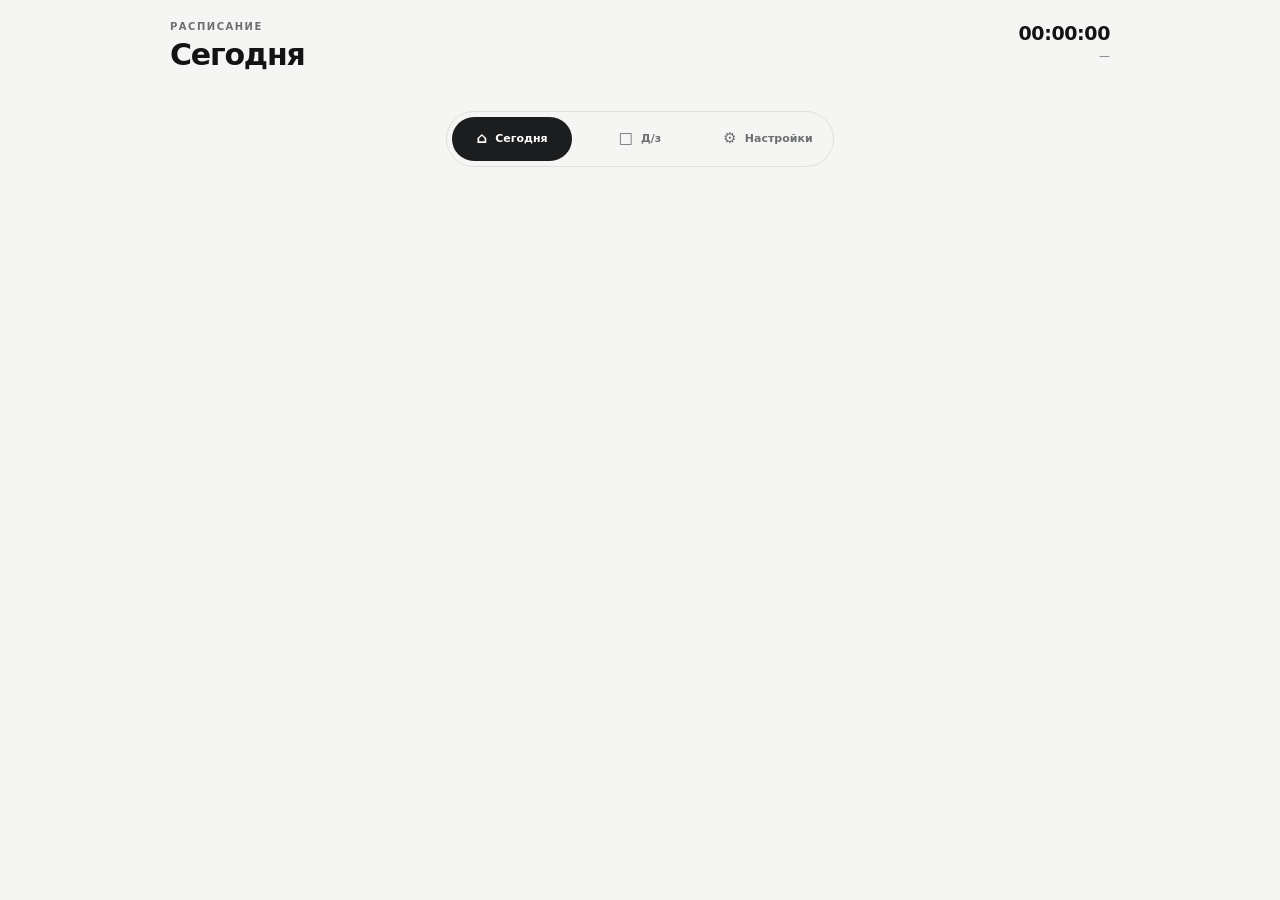
<file: index.html>
<!doctype html>
<html lang="ru">
<head>
  <meta charset="utf-8">
  <meta name="viewport" content="width=device-width, initial-scale=1, viewport-fit=cover, maximum-scale=1, user-scalable=no">
  <meta name="theme-color" content="#111315">
  <meta name="apple-mobile-web-app-capable" content="yes">
  <meta name="apple-mobile-web-app-status-bar-style" content="black-translucent">
  <meta name="apple-mobile-web-app-title" content="Расписание">
  <meta name="format-detection" content="telephone=no">
  <style>
:root {
  color-scheme: light;
  --bg: #f5f5f3;
  --surface: rgba(255,255,255,.84);
  --surface-solid: #ffffff;
  --text: #111315;
  --muted: #6c7073;
  --soft: #ececea;
  --border: #dedfdd;
  --accent: #1b1d1f;
  --accent-2: #34373a;
  --shadow: 0 18px 45px rgba(17,19,21,.08);
  --radius-xl: 28px;
  --radius-lg: 22px;
  --radius-md: 16px;
  --safe-top: env(safe-area-inset-top, 0px);
  --safe-bottom: env(safe-area-inset-bottom, 0px);
}

* { box-sizing: border-box; -webkit-tap-highlight-color: transparent; }
html { min-height: 100%; background: var(--bg); }
body {
  margin: 0;
  min-height: 100vh;
  min-height: 100dvh;
  background: var(--bg);
  color: var(--text);
  font-family: -apple-system, BlinkMacSystemFont, "SF Pro Display", "SF Pro Text", Inter, system-ui, sans-serif;
  -webkit-font-smoothing: antialiased;
  text-rendering: optimizeLegibility;
  overscroll-behavior: none;
}
button, input, select, textarea { font: inherit; }
button { border: 0; }

.app-shell {
  min-height: 100vh;
  min-height: 100dvh;
  padding-top: var(--safe-top);
  padding-bottom: calc(82px + var(--safe-bottom));
  background: var(--bg);
}

.topbar {
  display: flex;
  justify-content: space-between;
  gap: 18px;
  align-items: flex-start;
  padding: 22px 20px 14px;
  max-width: 980px;
  margin: 0 auto;
}

.eyebrow, .muted-label {
  margin: 0 0 7px;
  font-size: 10px;
  line-height: 1;
  font-weight: 700;
  letter-spacing: .15em;
  color: var(--muted);
}

h1, h2, p { margin-top: 0; }
h1 { margin-bottom: 0; font-size: 30px; line-height: 1.05; letter-spacing: -.04em; }
h2 { margin-bottom: 0; font-size: 22px; line-height: 1.1; letter-spacing: -.03em; }

.live-clock {
  display: grid;
  gap: 5px;
  min-width: 120px;
  text-align: right;
}
.live-clock span:first-child {
  font-variant-numeric: tabular-nums;
  font-size: 19px;
  font-weight: 700;
  letter-spacing: -.02em;
}
.live-clock span:last-child {
  font-size: 11px;
  color: var(--muted);
  text-transform: capitalize;
}

main { width: 100%; }
.view {
  width: min(980px, 100%);
  margin: 0 auto;
  padding: 8px 20px 0;
  display: none;
  animation: viewIn .42s cubic-bezier(.2,.75,.25,1);
}
.view.active { display: block; }
@keyframes viewIn {
  from { opacity: 0; transform: translateY(8px); }
  to { opacity: 1; transform: translateY(0); }
}

.notice {
  display: flex;
  align-items: center;
  justify-content: space-between;
  gap: 18px;
  padding: 16px 18px;
  margin: 8px 0 18px;
  background: #e9e9e6;
  border: 1px solid var(--border);
  border-radius: var(--radius-lg);
}
.notice.subtle { margin: 0 0 14px; background: rgba(255,255,255,.72); }
.notice strong, .notice span { display: block; }
.notice strong { font-size: 13px; margin-bottom: 4px; }
.notice span { font-size: 12px; color: var(--muted); line-height: 1.4; }
.hidden { display: none !important; }

.schedule-header, .settings-head {
  display: flex;
  align-items: flex-end;
  justify-content: space-between;
  gap: 16px;
  padding: 8px 0 18px;
}
.day-switcher {
  display: flex; gap: 7px; margin: 0 0 16px; overflow-x: auto; padding-bottom: 2px; scrollbar-width: none;
}
.day-switcher::-webkit-scrollbar { display: none; }
.day-switch { flex: 0 0 auto; min-width: 52px; height: 36px; padding: 0 13px; border-radius: 999px; background: var(--soft); color: var(--muted); border: 1px solid var(--border); font-size: 11px; font-weight: 750; cursor: pointer; }
.day-switch.active { background: var(--accent); color: #fff; border-color: var(--accent); }
.day-switch.today:not(.active) { border-color: #999; color: var(--text); }
.homework-list { display: grid; gap: 10px; margin-top: 12px; }
.homework-day-card { background: var(--surface); border: 1px solid var(--border); border-radius: var(--radius-lg); padding: 16px; }
.homework-day-card h3 { margin: 0 0 10px; font-size: 15px; }
.homework-add-card { background: var(--surface); border: 1px solid var(--border); border-radius: var(--radius-lg); padding: 16px; box-shadow: 0 8px 24px rgba(0,0,0,.03); }
.homework-add-title { font-size: 15px; font-weight: 800; margin-bottom: 14px; }
.homework-form-grid { display: grid; grid-template-columns: 1fr 1fr; gap: 10px; }
.homework-text-field { margin-top: 10px; }
.homework-input { width: 100%; min-height: 96px; resize: vertical; border: 1px solid #dadbd9; outline: none; background: #fff; color: var(--text); border-radius: 13px; padding: 11px; font-size: 13px; line-height: 1.5; }
.homework-input:focus { border-color: #111315; box-shadow: 0 0 0 3px rgba(17,19,21,.08); }
.homework-entry { position: relative; padding: 12px 42px 12px 13px; border: 1px solid var(--border); border-radius: 15px; background: rgba(255,255,255,.78); margin-bottom: 8px; }
.homework-entry-meta { display: flex; align-items: center; gap: 7px; margin-bottom: 5px; font-size: 11px; font-weight: 750; color: var(--muted); }
.homework-entry-subject { color: var(--text); }
.homework-entry-text { margin: 0; font-size: 13px; line-height: 1.45; white-space: pre-wrap; }
.homework-delete { position: absolute; right: 10px; top: 10px; width: 28px; height: 28px; border: 0; border-radius: 50%; background: var(--soft); color: var(--muted); cursor: pointer; font-size: 17px; }
.homework-empty { color: var(--muted); font-size: 12px; padding: 8px 2px; }
.lesson-homework { margin: 9px 0 0 0; padding: 9px 12px; border-radius: 13px; background: rgba(17,19,21,.045); border: 1px solid rgba(17,19,21,.07); }
.lesson-homework-label { font-size: 10px; font-weight: 800; letter-spacing: .04em; text-transform: uppercase; color: var(--muted); margin-bottom: 3px; }
.lesson-homework-text { margin: 0; font-size: 12px; line-height: 1.45; white-space: pre-wrap; }

@media (max-width: 560px) { .homework-form-grid { grid-template-columns: 1fr; } }

.day-badge {
  display: inline-flex;
  align-items: center;
  justify-content: center;
  min-width: 54px;
  height: 36px;
  padding: 0 12px;
  border-radius: 999px;
  background: var(--accent);
  color: white;
  font-size: 12px;
  font-weight: 700;
  font-variant-numeric: tabular-nums;
}

.schedule-list { display: grid; gap: 10px; }
.lesson-card {
  position: relative;
  display: grid;
  grid-template-columns: 1fr;
  gap: 12px;
  align-items: stretch;
  padding: 16px;
  background: var(--surface);
  border: 1px solid rgba(222,223,221,.88);
  border-radius: var(--radius-lg);
  box-shadow: 0 10px 30px rgba(17,19,21,.06), inset 0 1px 0 rgba(255,255,255,.62);
  backdrop-filter: blur(22px) saturate(125%);
  -webkit-backdrop-filter: blur(22px) saturate(125%);
  transition: transform .25s ease, box-shadow .25s ease, border-color .25s ease, background .25s ease;
}
.lesson-card.current {
  border-color: #1b1d1f;
  box-shadow: 0 12px 28px rgba(17,19,21,.11);
  background: rgba(255,255,255,.88);
  backdrop-filter: blur(24px) saturate(130%);
  -webkit-backdrop-filter: blur(24px) saturate(130%);
}
.lesson-card.past { opacity: .56; }
.lesson-time {
  display: grid;
  align-content: center;
  gap: 3px;
  min-width: 0;
  justify-items: end;
  text-align: right;
}
.lesson-time strong {
  font-size: 17px;
  letter-spacing: -.02em;
  font-variant-numeric: tabular-nums;
}
.lesson-time span { font-size: 10px; color: var(--muted); }
.lesson-info { min-width: 0; }
.lesson-topline { display:flex; justify-content:space-between; align-items:center; gap:12px; }
.lesson-title {
  margin: 0;
  font-size: 18px;
  line-height: 1.2;
  font-weight: 750;
  letter-spacing: -.02em;
  white-space: nowrap;
  overflow: hidden;
  text-overflow: ellipsis;
}
.current-pill {
  flex: 0 0 auto;
  padding: 5px 8px;
  border-radius: 999px;
  background: var(--accent);
  color: #fff;
  font-size: 9px;
  letter-spacing: .06em;
  text-transform: uppercase;
  font-weight: 800;
}
.lesson-note {
  margin: 6px 0 0;
  color: var(--muted);
  font-size: 12px;
  line-height: 1.45;
  white-space: pre-wrap;
  overflow-wrap: anywhere;
}

.empty-state {
  padding: 64px 22px;
  text-align: center;
}
.empty-state.compact { padding: 46px 16px 24px; }
.empty-icon {
  width: 44px;
  height: 44px;
  display: inline-flex;
  align-items: center;
  justify-content: center;
  border-radius: 50%;
  background: var(--soft);
  color: var(--muted);
  font-size: 17px;
  margin-bottom: 14px;
}
.empty-state h2 { margin-bottom: 7px; font-size: 20px; }
.empty-state p { margin: 0; color: var(--muted); font-size: 13px; line-height: 1.5; }

.settings-head { align-items: center; }
.settings-head h2 { font-size: 21px; }
.segmented {
  display: inline-flex;
  padding: 3px;
  border-radius: 999px;
  background: var(--soft);
  border: 1px solid var(--border);
}
.segment {
  min-width: 73px;
  height: 32px;
  padding: 0 12px;
  border-radius: 999px;
  color: var(--muted);
  background: transparent;
  font-size: 11px;
  font-weight: 700;
  cursor: pointer;
}
.segment.active { color: #fff; background: var(--accent); }

.settings-toolbar {
  display: flex;
  gap: 8px;
  margin-bottom: 16px;
  flex-wrap: wrap;
}
.button {
  min-height: 40px;
  padding: 0 14px;
  border-radius: 13px;
  font-size: 12px;
  font-weight: 750;
  cursor: pointer;
  transition: transform .2s ease, opacity .2s ease, background .2s ease;
}
.button:active { transform: scale(.98); }
.button-dark { background: var(--accent); color: #fff; }
.button-light { background: #fff; color: var(--text); border: 1px solid var(--border); }
.button-ghost { background: transparent; color: var(--muted); border: 1px solid transparent; }
.button.large { min-height: 48px; padding: 0 18px; font-size: 13px; margin-top: 10px; }

.settings-days { display: grid; gap: 14px; }
.day-panel {
  background: var(--surface);
  border: 1px solid var(--border);
  border-radius: var(--radius-xl);
  padding: 16px;
  box-shadow: 0 8px 24px rgba(17,19,21,.04);
}
.day-panel-head {
  display: flex;
  align-items: center;
  justify-content: space-between;
  gap: 12px;
  margin-bottom: 12px;
}
.day-panel-head h3 { margin:0; font-size: 16px; letter-spacing: -.02em; }
.day-panel-head span { color: var(--muted); font-size: 11px; }
.lesson-editor-list { display: grid; gap: 10px; }
.editor-row {
  display: grid;
  grid-template-columns: 40px minmax(0,1.5fr) 108px 108px 36px;
  gap: 7px;
  align-items: start;
  padding: 10px;
  background: #fafafa;
  border: 1px solid #e7e7e5;
  border-radius: 16px;
}
.row-number {
  width: 32px;
  height: 32px;
  display: inline-flex;
  align-items:center;
  justify-content:center;
  border-radius: 10px;
  background: #ececea;
  color: #5e6164;
  font-size: 11px;
  font-weight: 800;
}
.field { display: grid; gap: 4px; }
.field label { font-size: 9px; color: var(--muted); text-transform: uppercase; letter-spacing: .1em; font-weight: 700; }
.input, .note-input {
  width: 100%;
  border: 1px solid #dadbd9;
  outline: none;
  background: #fff;
  color: var(--text);
  border-radius: 11px;
  padding: 9px 10px;
  font-size: 12px;
  min-height: 36px;
  -webkit-appearance: none;
}
.input:focus, .note-input:focus { border-color: #111315; box-shadow: 0 0 0 3px rgba(17,19,21,.08); }
.note-input { min-height: 72px; resize: vertical; }
.subject-wrap { grid-column: 2 / 3; }
.time-wrap { grid-column: 3 / 4; }
.end-wrap { grid-column: 4 / 5; }
.delete-wrap { grid-column: 5 / 6; grid-row: 1 / span 2; }
.note-wrap { grid-column: 2 / 5; }
.icon-button {
  width: 32px;
  height: 32px;
  border-radius: 10px;
  background: #ededeb;
  color: #56595c;
  cursor: pointer;
  font-size: 16px;
}
.add-lesson {
  margin-top: 10px;
  width: 100%;
  min-height: 42px;
  border-radius: 13px;
  background: var(--soft);
  color: var(--text);
  font-size: 12px;
  font-weight: 750;
  cursor: pointer;
}

.save-row {
  display: flex;
  align-items: center;
  justify-content: space-between;
  gap: 12px;
  margin-top: 16px;
  padding: 14px 0 0;
}
.save-status { color: var(--muted); font-size: 11px; }
.settings-footer {
  display: flex;
  align-items: flex-start;
  justify-content: space-between;
  gap: 14px;
  padding: 18px 0 8px;
}
.settings-footer p { margin: 0; color: var(--muted); font-size: 11px; line-height: 1.5; max-width: 560px; }
.text-button { background: transparent; color: #55585b; font-size: 11px; font-weight: 700; padding: 4px; cursor: pointer; }

.tabbar {
  position: fixed;
  left: 0;
  right: 0;
  bottom: 0;
  z-index: 20;
  padding: 10px 14px calc(10px + var(--safe-bottom));
  background: rgba(245,245,243,.88);
  border-top: 1px solid rgba(222,223,221,.8);
  backdrop-filter: blur(22px);
  display: flex;
  justify-content: center;
  gap: 8px;
}
.tabbar::before {
  content: "";
  position: absolute;
  left: 0;
  right: 0;
  top: -1px;
  height: 1px;
  background: rgba(255,255,255,.72);
}
.tab {
  width: min(120px, 28vw);
  height: 48px;
  display: flex;
  align-items: center;
  justify-content: center;
  gap: 8px;
  border-radius: 15px;
  background: transparent;
  color: var(--muted);
  font-size: 11px;
  font-weight: 750;
  cursor: pointer;
}
.tab.active { background: var(--accent); color: #fff; }
.tab-icon { font-size: 15px; line-height: 1; }

@media (max-width: 640px) {
  .topbar { padding-left: 16px; padding-right: 16px; }
  .view { padding-left: 16px; padding-right: 16px; }
  .topbar h1 { font-size: 28px; }
  .lesson-card { padding: 12px; gap: 9px; border-radius: 20px; }
  .lesson-title { font-size: 15px; }
  .lesson-note { font-size: 11px; }
  .lesson-homework { margin-top: 7px; padding: 8px 10px; border-radius: 12px; }
  .lesson-homework-text { font-size: 11px; }
  .current-pill { font-size: 8px; padding: 4px 7px; }
  .notice { align-items: flex-start; }
  .schedule-header { padding-top: 4px; }
  .editor-row { grid-template-columns: 36px minmax(0,1fr) 1fr 36px; }
  .subject-wrap { grid-column: 2 / 4; }
  .time-wrap { grid-column: 2 / 3; }
  .end-wrap { grid-column: 3 / 4; }
  .delete-wrap { grid-column: 4 / 5; grid-row: 1; }
  .note-wrap { grid-column: 2 / 5; }
  .settings-footer { flex-direction: column; }
}

@media (min-width: 761px) {
  .lesson-card { padding: 20px; border-radius: 24px; }
  .lesson-title { font-size: 21px; }
  .lesson-note { font-size: 14px; }
  .lesson-homework { padding: 11px 14px; border-radius: 15px; }
  .lesson-homework-label { font-size: 11px; }
  .lesson-homework-text { font-size: 14px; }
  .current-pill { font-size: 10px; padding: 6px 9px; }
}

@media (min-width: 760px) {
  .app-shell { padding-bottom: 24px; }
  .tabbar {
    position: sticky;
    top: 10px;
    bottom: auto;
    width: fit-content;
    margin: 0 auto 20px;
    border: 1px solid var(--border);
    border-radius: 999px;
    padding: 5px;
    background: rgba(245,245,243,.9);
  }
  .tabbar::before { display: none; }
  .tab { height: 44px; border-radius: 999px; }
}
  </style>
  <title>Расписание</title>
</head>
<body>
  <div id="app" class="app-shell">
    <header class="topbar">
      <div>
        <p class="eyebrow" id="week-label">РАСПИСАНИЕ</p>
        <h1 id="page-title">Сегодня</h1>
      </div>
      <div class="live-clock" aria-live="polite">
        <span id="clock">00:00:00</span>
        <span id="date">—</span>
      </div>
    </header>

    <main>
      <section id="schedule-view" class="view active" aria-label="Расписание на сегодня">
        <div id="setup-banner" class="notice hidden">
          <div>
            <strong>Сначала заполните 5 рабочих дней</strong>
            <span>Настройте предметы, время звонков и заметки во вкладке «Настройки».</span>
          </div>
          <button class="button button-dark" id="open-settings-from-banner">Открыть</button>
        </div>

        <div id="weekend-state" class="empty-state hidden">
          <div class="empty-icon">—</div>
          <h2>Выходной</h2>
          <p>Расписание ведётся только для пяти рабочих дней.</p>
        </div>

        <div id="schedule-header" class="schedule-header hidden">
          <div>
            <span class="muted-label">СЕГОДНЯ</span>
            <h2 id="day-name">Понедельник</h2>
          </div>
          <span class="day-badge" id="day-date">01.01</span>
        </div>

        <div id="day-switcher" class="day-switcher" aria-label="Выбор дня"></div>

        <div id="schedule-list" class="schedule-list"></div>

        <div id="no-lessons" class="empty-state compact hidden">
          <div class="empty-icon">○</div>
          <h2>Уроков нет</h2>
          <p>На этот день пока ничего не добавлено.</p>
        </div>
      </section>

      <section id="homework-view" class="view" aria-label="Домашнее задание">
        <div class="settings-head">
          <div><span class="muted-label">ЗАДАНИЯ</span><h2>Домашнее задание</h2></div>
        </div>
        <div class="homework-add-card">
          <div class="homework-add-title">Добавить Д/З</div>
          <div class="homework-form-grid">
            <div class="field">
              <label>Когда</label>
              <input id="homework-date" class="input" type="date">
            </div>
            <div class="field">
              <label>Урок</label>
              <select id="homework-lesson" class="input"></select>
            </div>
          </div>
          <div class="field homework-text-field">
            <label>Что задали</label>
            <textarea id="homework-text" class="homework-input" maxlength="2000" placeholder="Например: упражнения 5–8, подготовить параграф 12…"></textarea>
          </div>
          <button id="save-homework" class="button button-dark large">Добавить Д/З</button>
          <div id="homework-status" class="save-status" style="margin-top: 8px;">Данные сохраняются на устройстве</div>
        </div>
        <div id="homework-list" class="homework-list"></div>
      </section>

      <section id="settings-view" class="view" aria-label="Настройки расписания">
        <div class="settings-head">
          <div>
            <span class="muted-label">НЕДЕЛЯ</span>
            <h2 id="settings-week-title">Текущая неделя</h2>
          </div>
          <div class="segmented" role="tablist" aria-label="Выбор недели">
            <button class="segment active" data-week="current" role="tab" aria-selected="true">Эта</button>
            <button class="segment" data-week="next" role="tab" aria-selected="false">Следующая</button>
          </div>
        </div>

        <div id="setup-help" class="notice subtle">
          <div>
            <strong>Начальная настройка</strong>
            <span>Заполните рабочие дни. Изменения сохраняются на этом устройстве.</span>
          </div>
        </div>

        <div class="settings-toolbar">
          <button id="copy-to-next" class="button button-light">Скопировать эту неделю в следующую</button>
          <button id="clear-week" class="button button-ghost">Очистить неделю</button>
        </div>

        <div id="settings-days" class="settings-days"></div>

        <div class="save-row">
          <span id="save-status" class="save-status" aria-live="polite">Готово</span>
          <button id="save-settings" class="button button-dark large">Сохранить расписание</button>
        </div>

        <div class="settings-footer">
          <p>Время и дата берутся автоматически с устройства. После 00:00 приложение переключается на новый календарный день.</p>
          <button id="reset-app" class="text-button">Сбросить все данные</button>
        </div>
      </section>
    </main>

    <nav class="tabbar" aria-label="Основная навигация">
      <button class="tab active" data-view="schedule-view" aria-label="Сегодня">
        <span class="tab-icon">⌂</span>
        <span>Сегодня</span>
      </button>
      <button class="tab" data-view="homework-view" aria-label="Домашнее задание">
        <span class="tab-icon">□</span>
        <span>Д/з</span>
      </button>
      <button class="tab" data-view="settings-view" aria-label="Настройки">
        <span class="tab-icon">⚙</span>
        <span>Настройки</span>
      </button>
    </nav>
  </div>

  <script>
(() => {
  "use strict";

  const STORAGE_KEY = "ios-school-schedule-v1";
  const weekdays = [
    { key: 1, short: "Пн", full: "Понедельник" },
    { key: 2, short: "Вт", full: "Вторник" },
    { key: 3, short: "Ср", full: "Среда" },
    { key: 4, short: "Чт", full: "Четверг" },
    { key: 5, short: "Пт", full: "Пятница" }
  ];

  const BELLS_MON = [["07:55","08:25"],["08:30","09:10"],["09:25","10:05"],["10:10","10:50"],["11:05","11:45"],["11:50","12:30"],["12:35","13:15"]];
  const BELLS_TUE_FRI = [["08:00","08:40"],["08:45","09:25"],["09:40","10:20"],["10:25","11:05"],["11:20","12:00"],["12:05","12:45"],["12:50","13:30"]];
  const DEFAULT_SUBJECTS = {
    1: ["Классный час","Английский / Информатика","Английский / Информатика","Русский язык","Алгебра","Английский","Всемирная история"],
    2: ["Геометрия","Основы бизнеса","Казахский язык и литература","Русская литература","Физика","НВП"],
    3: ["География","Всемирная история","Алгебра","Русский язык","Физкультура","Казахский язык и литература"],
    4: ["Физика","Английский","Казахский язык и литература","Русская литература","История Казахстана","Физкультура (В)","Личная безопасность"],
    5: ["Физкультура","География","Основы бизнеса","История Казахстана","Алгебра","Английский"]
  };

  function defaultSchedule() {
    const result = {};
    [1, 2, 3, 4, 5].forEach(day => {
      const bells = day === 1 ? BELLS_MON : BELLS_TUE_FRI;
      result[day] = DEFAULT_SUBJECTS[day].map((subject, i) => ({ subject, start: bells[i]?.[0] || "", end: bells[i]?.[1] || "", note: "" }));
    });
    return result;
  }

  function seedWeek(key, target) {
    target.seeded = target.seeded || {};
    if (target.seeded[key]) return;
    target.seeded[key] = true;
    const week = target.weeks[key];
    const isEmpty = [1, 2, 3, 4, 5].every(d => !(week[d] || []).length);
    if (isEmpty) target.weeks[key] = defaultSchedule();
  }

  const state = {
    activeView: "schedule-view",
    settingsWeek: "current",
    data: null
  };

  const $ = (selector, root = document) => root.querySelector(selector);
  const $$ = (selector, root = document) => [...root.querySelectorAll(selector)];

  function emptySchedule() {
    return weekdays.reduce((acc, day) => {
      acc[day.key] = [];
      return acc;
    }, {});
  }

  function emptyHomework() {
    return [];
  }

  function clone(value) {
    return JSON.parse(JSON.stringify(value));
  }

  function isoWeekKey(date) {
    const d = new Date(Date.UTC(date.getFullYear(), date.getMonth(), date.getDate()));
    const dayNum = d.getUTCDay() || 7;
    d.setUTCDate(d.getUTCDate() + 4 - dayNum);
    const yearStart = new Date(Date.UTC(d.getUTCFullYear(), 0, 1));
    const weekNo = Math.ceil((((d - yearStart) / 86400000) + 1) / 7);
    return `${d.getUTCFullYear()}-W${String(weekNo).padStart(2, "0")}`;
  }

  function weekKeyByOffset(offset) {
    const now = new Date();
    now.setDate(now.getDate() + offset * 7);
    return isoWeekKey(now);
  }

  function baseData() {
    const data = {
      weeks: {
        [weekKeyByOffset(0)]: emptySchedule(),
        [weekKeyByOffset(1)]: emptySchedule()
      },
      homework: {
        [weekKeyByOffset(0)]: emptyHomework(),
        [weekKeyByOffset(1)]: emptyHomework()
      },
      lastActiveWeek: weekKeyByOffset(0)
    };
    ensureWeek(weekKeyByOffset(0), data);
    ensureWeek(weekKeyByOffset(1), data);
    return data;
  }

  function loadData() {
    try {
      const raw = localStorage.getItem(STORAGE_KEY);
      if (!raw) return baseData();
      const parsed = JSON.parse(raw);
      if (!parsed || typeof parsed !== "object") return baseData();
      parsed.weeks = parsed.weeks || {};
      parsed.homework = parsed.homework || {};
      ensureWeek(weekKeyByOffset(0), parsed);
      ensureWeek(weekKeyByOffset(1), parsed);
      ensureHomeworkWeek(weekKeyByOffset(0), parsed);
      ensureHomeworkWeek(weekKeyByOffset(1), parsed);
      return parsed;
    } catch (error) {
      return baseData();
    }
  }

  state.data = loadData();

  function ensureWeek(key, target = state.data) {
    if (!target.weeks[key]) target.weeks[key] = emptySchedule();
    weekdays.forEach(day => {
      if (!Array.isArray(target.weeks[key][day.key])) target.weeks[key][day.key] = [];
    });
    seedWeek(key, target);
  }

  function ensureHomeworkWeek(key, target = state.data) {
    if (!Array.isArray(target.homework[key])) {
      target.homework[key] = [];
    }
    target.homework[key] = target.homework[key].filter(item => item && typeof item === "object" && String(item.text || "").trim());
  }

  function saveData() {
    try {
      localStorage.setItem(STORAGE_KEY, JSON.stringify(state.data));
    } catch (error) {}
  }

  function normalizedLesson(lesson) {
    return {
      subject: String(lesson?.subject || "").trim(),
      start: /^\d{2}:\d{2}$/.test(lesson?.start || "") ? lesson.start : "",
      end: /^\d{2}:\d{2}$/.test(lesson?.end || "") ? lesson.end : "",
      note: String(lesson?.note || "").trim()
    };
  }

  function isConfigured() {
    const current = state.data.weeks[weekKeyByOffset(0)] || emptySchedule();
    return Object.values(current).some(list => list.some(item => normalizedLesson(item).subject || normalizedLesson(item).start));
  }

  function formatClock(date) {
    return new Intl.DateTimeFormat("ru-RU", { hour: "2-digit", minute: "2-digit", second: "2-digit", hour12: false }).format(date);
  }

  function formatDate(date) {
    return new Intl.DateTimeFormat("ru-RU", { weekday: "long", day: "numeric", month: "long", year: "numeric" }).format(date);
  }

  function formatShortDate(date) {
    return new Intl.DateTimeFormat("ru-RU", { day: "2-digit", month: "2-digit" }).format(date);
  }

  function currentDayKey(date = new Date()) {
    const js = date.getDay();
    return js === 0 ? 7 : js;
  }

  function minutesFromTime(value) {
    if (!/^\d{2}:\d{2}$/.test(value)) return null;
    const [h, m] = value.split(":").map(Number);
    if (h > 23 || m > 59) return null;
    return h * 60 + m;
  }

  function sortLessons(list) {
    return [...list].map(normalizedLesson).sort((a, b) => {
      const aMin = minutesFromTime(a.start);
      const bMin = minutesFromTime(b.start);
      if (aMin === null && bMin === null) return 0;
      if (aMin === null) return 1;
      if (bMin === null) return -1;
      return aMin - bMin;
    });
  }

  function setText(id, value) {
    const node = document.getElementById(id);
    if (node) node.textContent = value;
  }

  function refreshClock() {
    const now = new Date();
    setText("clock", formatClock(now));
    setText("date", formatDate(now));
    setText("week-label", `НЕДЕЛЯ ${isoWeekKey(now).split("-")[0]} · ${isoWeekKey(now).split("-")[1]}`);
    if (state.activeView === "schedule-view") renderSchedule();
  }

  function dateForDay(dayKey, reference = new Date()) {
    const d = new Date(reference);
    const current = currentDayKey(d);
    d.setDate(d.getDate() + (dayKey - current));
    return d;
  }

  function dateInputValue(date) {
    const y = date.getFullYear();
    const m = String(date.getMonth() + 1).padStart(2, "0");
    const d = String(date.getDate()).padStart(2, "0");
    return `${y}-${m}-${d}`;
  }

  function dateFromInput(value) {
    const [y, m, d] = String(value || "").split("-").map(Number);
    if (!y || !m || !d) return null;
    const date = new Date(y, m - 1, d);
    return Number.isNaN(date.getTime()) ? null : date;
  }

  function homeworkForDate(dateValue) {
    const date = dateFromInput(dateValue);
    if (!date) return [];
    const key = isoWeekKey(date);
    ensureHomeworkWeek(key);
    return state.data.homework[key];
  }

  function lessonLabel(date, lessonIndex) {
    const week = state.data.weeks[isoWeekKey(date)] || emptySchedule();
    const lessons = sortLessons(week[currentDayKey(date)] || []);
    const lesson = lessons[lessonIndex];
    return lesson?.subject || `Урок ${Number(lessonIndex) + 1}`;
  }

  function refreshHomeworkLessonOptions() {
    const dateInput = $("#homework-date");
    const select = $("#homework-lesson");
    if (!dateInput || !select) return;
    const date = dateFromInput(dateInput.value) || new Date();
    const dayKey = currentDayKey(date);
    const week = state.data.weeks[isoWeekKey(date)] || emptySchedule();
    const lessons = sortLessons(week[dayKey] || []);
    select.innerHTML = "";
    if (dayKey > 5 || !lessons.length) {
      select.innerHTML = `<option value="">Нет уроков на этот день</option>`;
      select.disabled = true;
      return;
    }
    select.disabled = false;
    lessons.forEach((lesson, index) => {
      const option = document.createElement("option");
      option.value = String(index);
      option.textContent = `${index + 1}. ${lesson.subject || "Без названия"}`;
      select.appendChild(option);
    });
  }

  function renderSchedule() {
    const now = new Date();
    const dayKey = state.selectedDay || (currentDayKey(now) <= 5 ? currentDayKey(now) : 1);
    const isWeekend = dayKey > 5;
    const weekendState = $("#weekend-state");
    const scheduleHeader = $("#schedule-header");
    const scheduleList = $("#schedule-list");
    const noLessons = $("#no-lessons");
    const banner = $("#setup-banner");

    banner.classList.toggle("hidden", isConfigured());
    weekendState.classList.toggle("hidden", !isWeekend);
    scheduleHeader.classList.toggle("hidden", isWeekend);
    scheduleList.innerHTML = "";
    noLessons.classList.add("hidden");

    renderDaySwitcher(currentDayKey(now));
    if (isWeekend) return;

    const week = state.data.weeks[isoWeekKey(now)] || emptySchedule();
    const day = weekdays.find(item => item.key === dayKey);
    const lessons = sortLessons(week[dayKey] || []);

    setText("day-name", day.full);
    setText("day-date", formatShortDate(now));

    if (!lessons.length) {
      noLessons.classList.remove("hidden");
      return;
    }

    const nowMinutes = now.getHours() * 60 + now.getMinutes() + now.getSeconds() / 60;

    lessons.forEach((lesson, index) => {
      const start = minutesFromTime(lesson.start);
      const end = minutesFromTime(lesson.end);
      const isCurrent = start !== null && end !== null && nowMinutes >= start && nowMinutes < end;
      const isPast = end !== null && nowMinutes >= end;

      const card = document.createElement("article");
      card.className = `lesson-card${isCurrent ? " current" : ""}${isPast ? " past" : ""}`;
      const range = lesson.start && lesson.end ? `${lesson.start}–${lesson.end}` : lesson.start || lesson.end || "Время не задано";
      const dateValue = dateInputValue(dateForDay(dayKey, now));
      const homework = homeworkForDate(dateValue).filter(item => Number(item.lessonIndex) === index);
      const homeworkHtml = homework.map(item => `<div class="lesson-homework"><div class="lesson-homework-label">Домашнее задание</div><p class="lesson-homework-text">${escapeHtml(item.text)}</p></div>`).join("");
      card.innerHTML = `
        <div class="lesson-info">
          <div class="lesson-topline">
            <h3 class="lesson-title">${escapeHtml(lesson.subject || `Урок ${index + 1}`)}</h3>
            ${isCurrent ? '<span class="current-pill">Сейчас</span>' : ""}
          </div>
          ${lesson.note ? `<p class="lesson-note">${escapeHtml(lesson.note)} (${escapeHtml(range)})</p>` : `<p class="lesson-note">${escapeHtml(range)}</p>`}
          ${homeworkHtml}
        </div>
      `;
      scheduleList.appendChild(card);
    });
  }

  function renderDaySwitcher(todayKey = currentDayKey()) {
    const wrap = $("#day-switcher");
    if (!wrap) return;
    wrap.innerHTML = "";
    weekdays.forEach(day => {
      const button = document.createElement("button");
      button.type = "button";
      button.className = `day-switch${day.key === state.selectedDay ? " active" : ""}${day.key === todayKey ? " today" : ""}`;
      button.textContent = day.short;
      button.addEventListener("click", () => {
        state.selectedDay = day.key;
        renderSchedule();
      });
      wrap.appendChild(button);
    });
  }

  function renderHomework() {
    const dateInput = $("#homework-date");
    if (dateInput && !dateInput.value) dateInput.value = dateInputValue(new Date());
    refreshHomeworkLessonOptions();

    const wrap = $("#homework-list");
    if (!wrap) return;
    wrap.innerHTML = "";

    const entries = Object.entries(state.data.homework || {})
      .flatMap(([weekKey, list]) => (Array.isArray(list) ? list : []).map(item => ({ ...item, weekKey })))
      .filter(item => String(item.text || "").trim());

    entries.sort((a, b) => {
      const da = a.date || "9999-99-99";
      const db = b.date || "9999-99-99";
      if (da !== db) return da.localeCompare(db);
      return Number(a.lessonIndex || 0) - Number(b.lessonIndex || 0);
    });

    if (!entries.length) {
      wrap.innerHTML = `<div class="homework-empty">Пока нет добавленных заданий.</div>`;
      return;
    }

    const groups = new Map();
    entries.forEach(item => {
      const key = item.date || item.weekKey;
      if (!groups.has(key)) groups.set(key, []);
      groups.get(key).push(item);
    });

    groups.forEach((items, groupKey) => {
      const card = document.createElement("section");
      card.className = "homework-day-card";
      const date = dateFromInput(groupKey);
      const title = date ? new Intl.DateTimeFormat("ru-RU", { weekday: "long", day: "numeric", month: "long" }).format(date) : "Без даты";
      card.innerHTML = `<h3>${escapeHtml(title)}</h3>`;
      items.forEach(item => {
        const entry = document.createElement("div");
        entry.className = "homework-entry";
        const subject = date ? lessonLabel(date, item.lessonIndex) : `Урок ${Number(item.lessonIndex || 0) + 1}`;
        entry.innerHTML = `<div class="homework-entry-meta"><span class="homework-entry-subject">${escapeHtml(subject)}</span></div><p class="homework-entry-text">${escapeHtml(item.text)}</p><button type="button" class="homework-delete" aria-label="Удалить Д/З">×</button>`;
        entry.querySelector(".homework-delete").addEventListener("click", () => {
          const list = state.data.homework[item.weekKey] || [];
          state.data.homework[item.weekKey] = list.filter(candidate => candidate.id !== item.id);
          saveData();
          renderHomework();
          renderSchedule();
        });
        card.appendChild(entry);
      });
      wrap.appendChild(card);
    });
  }

  function saveHomework() {
    const dateInput = $("#homework-date");
    const lessonSelect = $("#homework-lesson");
    const textInput = $("#homework-text");
    const date = dateFromInput(dateInput?.value);
    const lessonIndex = Number(lessonSelect?.value);
    const text = String(textInput?.value || "").trim();

    if (!date) {
      setText("homework-status", "Выберите дату");
      return;
    }
    if (currentDayKey(date) > 5 || !Number.isInteger(lessonIndex) || lessonSelect?.disabled) {
      setText("homework-status", "На этот день нет уроков");
      return;
    }
    if (!text) {
      setText("homework-status", "Введите задание");
      return;
    }

    const key = isoWeekKey(date);
    ensureWeek(key);
    ensureHomeworkWeek(key);
    state.data.homework[key].push({
      id: `${Date.now()}-${Math.random().toString(36).slice(2, 8)}`,
      date: dateInput.value,
      day: currentDayKey(date),
      lessonIndex,
      text
    });
    saveData();
    textInput.value = "";
    setText("homework-status", "Д/З добавлено");
    setTimeout(() => setText("homework-status", "Данные сохраняются на устройстве"), 1600);
    renderHomework();
    renderSchedule();
  }

  function weekKeyForSettings() {
    return state.settingsWeek === "next" ? weekKeyByOffset(1) : weekKeyByOffset(0);
  }

  function renderSettings() {
    const key = weekKeyForSettings();
    ensureWeek(key);
    setText("settings-week-title", state.settingsWeek === "next" ? "Следующая неделя" : "Текущая неделя");
    $$(".segment").forEach(button => {
      const active = button.dataset.week === state.settingsWeek;
      button.classList.toggle("active", active);
      button.setAttribute("aria-selected", active ? "true" : "false");
    });

    $("#setup-help").classList.toggle("hidden", isConfigured() || state.settingsWeek === "next");
    const container = $("#settings-days");
    container.innerHTML = "";
    const week = state.data.weeks[key];

    weekdays.forEach(day => {
      const panel = document.createElement("section");
      panel.className = "day-panel";
      panel.innerHTML = `
        <div class="day-panel-head">
          <div>
            <h3>${day.full}</h3>
            <span>${day.short}</span>
          </div>
          <span>${(week[day.key] || []).length} ${(week[day.key] || []).length === 1 ? "урок" : "урока"}</span>
        </div>
        <div class="lesson-editor-list" data-day="${day.key}"></div>
        <button type="button" class="add-lesson" data-add-day="${day.key}">+ Добавить урок</button>
      `;
      const list = $(".lesson-editor-list", panel);
      (week[day.key] || []).forEach((lesson, index) => list.appendChild(createEditorRow(lesson, index)));
      container.appendChild(panel);
    });
  }

  function createEditorRow(lesson, index) {
    const item = normalizedLesson(lesson);
    const row = document.createElement("div");
    row.className = "editor-row";
    row.innerHTML = `
      <div class="row-number">${index + 1}</div>
      <div class="field subject-wrap">
        <label>Предмет</label>
        <input class="input subject-input" type="text" maxlength="60" placeholder="Математика" value="${escapeAttr(item.subject)}" autocomplete="off">
      </div>
      <div class="field time-wrap">
        <label>Начало</label>
        <input class="input start-input" type="time" value="${escapeAttr(item.start)}">
      </div>
      <div class="field end-wrap">
        <label>Конец</label>
        <input class="input end-input" type="time" value="${escapeAttr(item.end)}">
      </div>
      <div class="delete-wrap">
        <button class="icon-button delete-lesson" type="button" aria-label="Удалить урок">×</button>
      </div>
      <div class="field note-wrap">
        <label>Краткая заметка</label>
        <textarea class="note-input" maxlength="180" placeholder="Кабинет, учитель или заметка…">${escapeHtml(item.note)}</textarea>
      </div>
    `;
    row.querySelector(".delete-lesson").addEventListener("click", () => {
      const panel = row.closest(".day-panel");
      row.remove();
      renumberRows();
      updateLessonCount(panel);
    });
    return row;
  }

  function collectSettingsForm() {
    const key = weekKeyForSettings();
    ensureWeek(key);
    const result = emptySchedule();
    $$(".day-panel").forEach(panel => {
      const dayKey = Number($(".lesson-editor-list", panel).dataset.day);       const rows = $$(".editor-row", panel);
      result[dayKey] = rows.map(row => normalizedLesson({
        subject: $(".subject-input", row).value,
        start: $(".start-input", row).value,
        end: $(".end-input", row).value,
        note: $(".note-input", row).value       })).filter(lesson => lesson.subject \vert{}\vert{} lesson.start \vert{}\vert{} lesson.end \vert{}\vert{} lesson.note);     });     return result;   }    function saveSettings() {     const key = weekKeyForSettings();     state.data.weeks[key] = collectSettingsForm();     state.data.lastActiveWeek = isoWeekKey(new Date());     saveData();     setText("save-status", "Сохранено");     setTimeout(() => setText("save-status", "Готово"), 1600);     renderSchedule();     renderSettings();   }    function renumberRows() {     $$(".day-panel").forEach(panel => {
      $$(".row-number", panel).forEach((node, index) => node.textContent = index + 1);     });   }    function updateLessonCount(panel) {     if (!panel) return;     const count = $$
(".editor-row", panel).length;
    const label = $(".day-panel-head span", panel);
    label.textContent = `${count} ${count === 1 ? "урок" : "урока"}`;
  }

  function addLesson(dayKey) {
    const panel = $(`.day-panel .lesson-editor-list[data-day="${dayKey}"]`)?.closest(".day-panel");
    if (!panel) return;
    const list = $(".lesson-editor-list", panel);
    const row = createEditorRow({ subject: "", start: "", end: "", note: "" }, list.children.length);
    list.appendChild(row);
    renumberRows();
    updateLessonCount(panel);
    const input = $(".subject-input", row);
    input?.focus();
  }

  function copyCurrentToNext() {
    const currentKey = weekKeyByOffset(0);
    const nextKey = weekKeyByOffset(1);
    ensureWeek(currentKey);
    state.data.weeks[nextKey] = clone(state.data.weeks[currentKey]);
    ensureHomeworkWeek(currentKey);
    ensureHomeworkWeek(nextKey);
    saveData();
    state.settingsWeek = "next";
    renderSettings();
    setText("save-status", "Скопировано");
    setTimeout(() => setText("save-status", "Готово"), 1600);
  }

  function clearSelectedWeek() {
    const label = state.settingsWeek === "next" ? "следующую" : "текущую";
    if (!window.confirm(`Очистить ${label} неделю?`)) return;
    const selectedKey = weekKeyForSettings();
    state.data.weeks[selectedKey] = emptySchedule();
    state.data.homework[selectedKey] = emptyHomework();
    saveData();
    renderSettings();
    renderSchedule();
  }

  function resetAll() {
    if (!window.confirm("Удалить всё сохранённое расписание на этом устройстве?")) return;
    localStorage.removeItem(STORAGE_KEY);
    state.data = baseData();
    state.settingsWeek = "current";
    renderSchedule();
    renderSettings();
    switchView("settings-view");
  }

  function switchView(viewId) {
    state.activeView = viewId;
    $$(".view").forEach(view => view.classList.toggle("active", view.id === viewId));     $$
(".tab").forEach(tab => tab.classList.toggle("active", tab.dataset.view === viewId));
    if (viewId === "settings-view") renderSettings();
    if (viewId === "schedule-view") renderSchedule();
    if (viewId === "homework-view") renderHomework();
    window.scrollTo({ top: 0, behavior: "smooth" });
  }

  function escapeHtml(value) {
    return String(value)
      .replaceAll("&", "&amp;")
      .replaceAll("<", "&lt;")
      .replaceAll(">", "&gt;")
      .replaceAll('"', "&quot;")
      .replaceAll("'", "&#039;");
  }

  function escapeAttr(value) {
    return escapeHtml(value);
  }

  document.addEventListener("click", event => {
    const tab = event.target.closest(".tab");
    if (tab) {
      switchView(tab.dataset.view);
      return;
    }
    const segment = event.target.closest(".segment");
    if (segment) {
      state.settingsWeek = segment.dataset.week;
      renderSettings();
      return;
    }
    const addButton = event.target.closest("[data-add-day]");
    if (addButton) {
      addLesson(Number(addButton.dataset.addDay));
    }
  });

  $("#save-settings")?.addEventListener("click", saveSettings);
  $("#save-homework")?.addEventListener("click", saveHomework);
  $("#homework-date")?.addEventListener("change", refreshHomeworkLessonOptions);
  $("#copy-to-next")?.addEventListener("click", copyCurrentToNext);
  $("#clear-week")?.addEventListener("click", clearSelectedWeek);
  $("#reset-app")?.addEventListener("click", resetAll);
  $("#open-settings-from-banner")?.addEventListener("click", () => switchView("settings-view"));

  document.addEventListener("visibilitychange", () => {
    if (!document.hidden) refreshClock();
  });

  setInterval(refreshClock, 1000);

  function initApp() {
    state.selectedDay = currentDayKey(new Date()) <= 5 ? currentDayKey(new Date()) : 1;
    renderSchedule();
    renderHomework();
    refreshClock();
    switchView("schedule-view");
  }

  initApp();
})();
  </script>
</body>
</html>
</file>
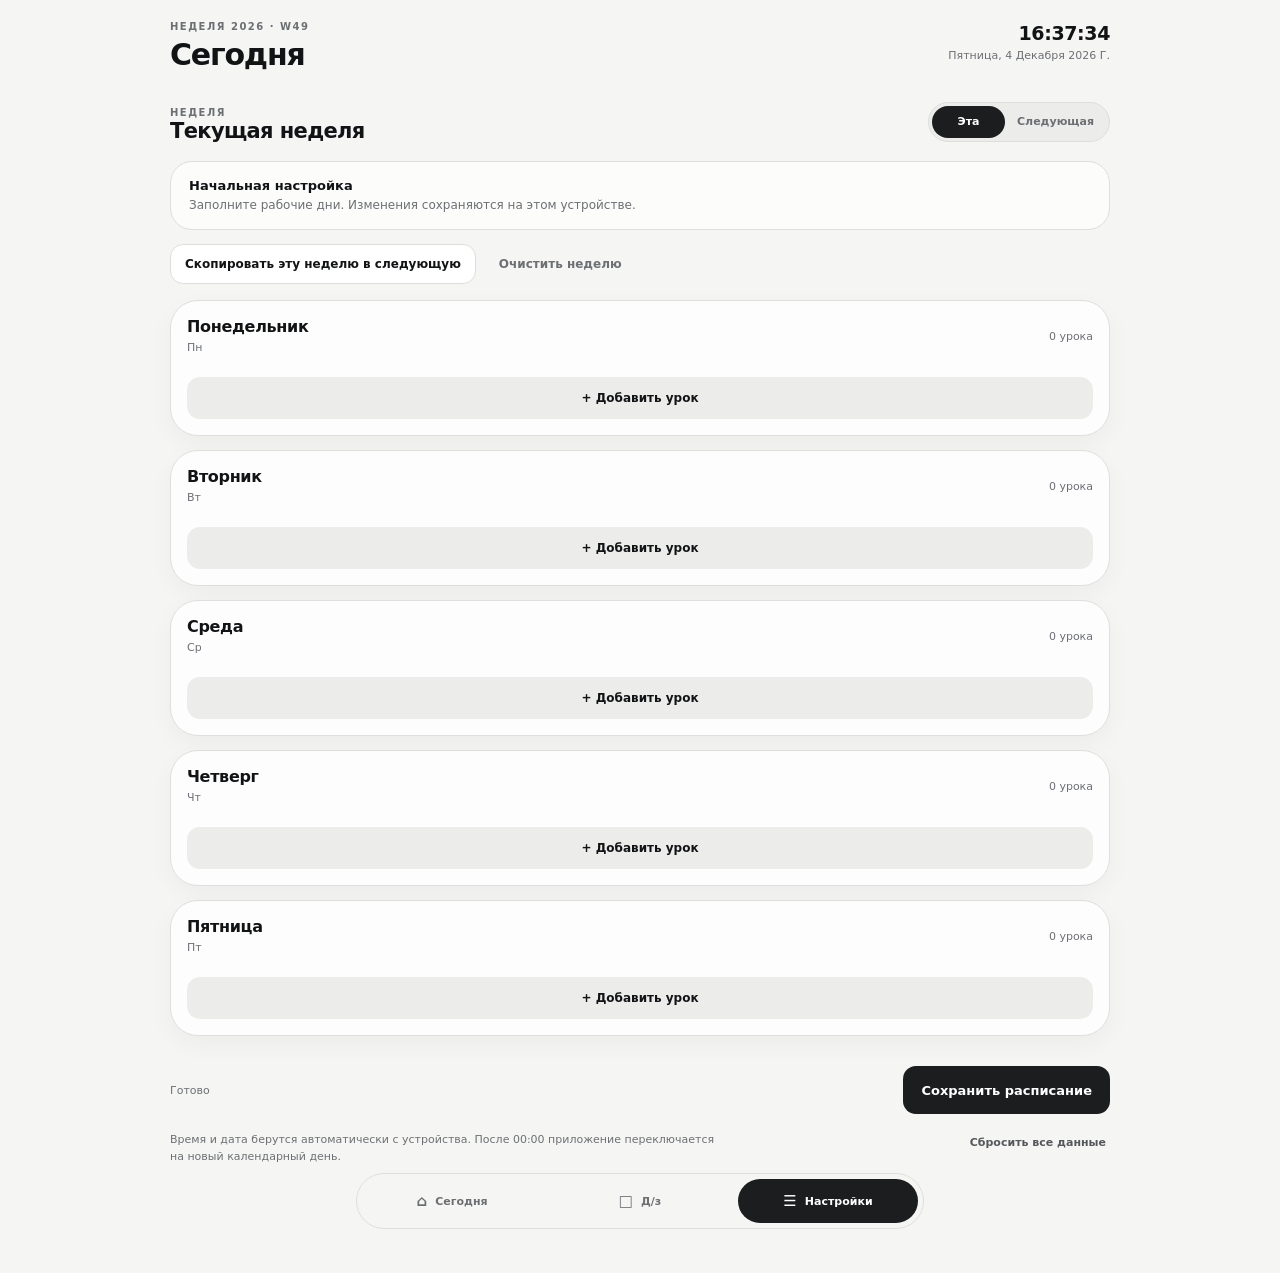
<file: index(2).html>
<!doctype html>
<html lang="ru">
<head>
  <meta charset="utf-8">
  <meta name="viewport" content="width=device-width, initial-scale=1, viewport-fit=cover, maximum-scale=1, user-scalable=no">
  <meta name="theme-color" content="#111315">
  <meta name="apple-mobile-web-app-capable" content="yes">
  <meta name="apple-mobile-web-app-status-bar-style" content="black-translucent">
  <meta name="apple-mobile-web-app-title" content="Расписание">
  <meta name="format-detection" content="telephone=no">
  <style>
:root {
  color-scheme: light;
  --bg: #f5f5f3;
  --surface: rgba(255,255,255,.84);
  --surface-solid: #ffffff;
  --text: #111315;
  --muted: #6c7073;
  --soft: #ececea;
  --border: #dedfdd;
  --accent: #1b1d1f;
  --accent-2: #34373a;
  --shadow: 0 18px 45px rgba(17,19,21,.08);
  --radius-xl: 28px;
  --radius-lg: 22px;
  --radius-md: 16px;
  --safe-top: env(safe-area-inset-top, 0px);
  --safe-bottom: env(safe-area-inset-bottom, 0px);
}

* { box-sizing: border-box; -webkit-tap-highlight-color: transparent; }
html { min-height: 100%; background: var(--bg); }
body {
  margin: 0;
  min-height: 100vh;
  min-height: 100dvh;
  background: var(--bg);
  color: var(--text);
  font-family: -apple-system, BlinkMacSystemFont, "SF Pro Display", "SF Pro Text", Inter, system-ui, sans-serif;
  -webkit-font-smoothing: antialiased;
  text-rendering: optimizeLegibility;
  overscroll-behavior: none;
}
button, input { font: inherit; }
button { border: 0; }

.app-shell {
  min-height: 100vh;
  min-height: 100dvh;
  padding-top: var(--safe-top);
  padding-bottom: calc(82px + var(--safe-bottom));
  background: var(--bg);
}

.topbar {
  display: flex;
  justify-content: space-between;
  gap: 18px;
  align-items: flex-start;
  padding: 22px 20px 14px;
  max-width: 980px;
  margin: 0 auto;
}

.eyebrow, .muted-label {
  margin: 0 0 7px;
  font-size: 10px;
  line-height: 1;
  font-weight: 700;
  letter-spacing: .15em;
  color: var(--muted);
}

h1, h2, p { margin-top: 0; }
h1 { margin-bottom: 0; font-size: 30px; line-height: 1.05; letter-spacing: -.04em; }
h2 { margin-bottom: 0; font-size: 22px; line-height: 1.1; letter-spacing: -.03em; }

.live-clock {
  display: grid;
  gap: 5px;
  min-width: 120px;
  text-align: right;
}
.live-clock span:first-child {
  font-variant-numeric: tabular-nums;
  font-size: 19px;
  font-weight: 700;
  letter-spacing: -.02em;
}
.live-clock span:last-child {
  font-size: 11px;
  color: var(--muted);
  text-transform: capitalize;
}

main { width: 100%; }
.view {
  width: min(980px, 100%);
  margin: 0 auto;
  padding: 8px 20px 0;
  display: none;
  animation: viewIn .42s cubic-bezier(.2,.75,.25,1);
}
.view.active { display: block; }
@keyframes viewIn {
  from { opacity: 0; transform: translateY(8px); }
  to { opacity: 1; transform: translateY(0); }
}

.notice {
  display: flex;
  align-items: center;
  justify-content: space-between;
  gap: 18px;
  padding: 16px 18px;
  margin: 8px 0 18px;
  background: #e9e9e6;
  border: 1px solid var(--border);
  border-radius: var(--radius-lg);
}
.notice.subtle { margin: 0 0 14px; background: rgba(255,255,255,.72); }
.notice strong, .notice span { display: block; }
.notice strong { font-size: 13px; margin-bottom: 4px; }
.notice span { font-size: 12px; color: var(--muted); line-height: 1.4; }
.hidden { display: none !important; }

.schedule-header, .settings-head {
  display: flex;
  align-items: end;
  justify-content: space-between;
  gap: 16px;
  padding: 8px 0 18px;
}
.day-switcher {
  display: flex; gap: 7px; margin: 0 0 16px; overflow-x: auto; padding-bottom: 2px; scrollbar-width: none;
}
.day-switcher::-webkit-scrollbar { display: none; }
.day-switch { flex: 0 0 auto; min-width: 52px; height: 36px; padding: 0 13px; border-radius: 999px; background: var(--soft); color: var(--muted); border: 1px solid var(--border); font-size: 11px; font-weight: 750; cursor: pointer; }
.day-switch.active { background: var(--accent); color: #fff; border-color: var(--accent); }
.day-switch.today:not(.active) { border-color: #999; color: var(--text); }
.homework-list { display: grid; gap: 10px; }
.homework-day-card { background: var(--surface); border: 1px solid var(--border); border-radius: var(--radius-lg); padding: 16px; }
.homework-day-card h3 { margin: 0 0 10px; font-size: 15px; }
.homework-input { width: 100%; min-height: 110px; resize: vertical; border: 1px solid #dadbd9; outline: none; background: #fff; color: var(--text); border-radius: 13px; padding: 11px; font-size: 13px; line-height: 1.5; }
.homework-input:focus { border-color: #111315; box-shadow: 0 0 0 3px rgba(17,19,21,.08); }
.day-badge {
  display: inline-flex;
  align-items: center;
  justify-content: center;
  min-width: 54px;
  height: 36px;
  padding: 0 12px;
  border-radius: 999px;
  background: var(--accent);
  color: white;
  font-size: 12px;
  font-weight: 700;
  font-variant-numeric: tabular-nums;
}

.schedule-list { display: grid; gap: 10px; }
.lesson-card {
  position: relative;
  display: grid;
  grid-template-columns: 78px 1fr;
  gap: 16px;
  align-items: stretch;
  padding: 16px;
  background: var(--surface);
  border: 1px solid rgba(222,223,221,.88);
  border-radius: var(--radius-lg);
  box-shadow: 0 8px 24px rgba(17,19,21,.04);
  backdrop-filter: blur(14px);
  transition: transform .25s ease, box-shadow .25s ease, border-color .25s ease, background .25s ease;
}
.lesson-card.current {
  border-color: #1b1d1f;
  box-shadow: 0 12px 28px rgba(17,19,21,.11);
  background: #fff;
}
.lesson-card.past { opacity: .56; }
.lesson-time {
  display: grid;
  align-content: center;
  gap: 3px;
  min-width: 0;
  justify-items: end;
  text-align: right;
}
.lesson-time strong {
  font-size: 17px;
  letter-spacing: -.02em;
  font-variant-numeric: tabular-nums;
}
.lesson-time span { font-size: 10px; color: var(--muted); }
.lesson-info { min-width: 0; }
.lesson-topline { display:flex; justify-content:space-between; align-items:center; gap:12px; }
.lesson-title {
  margin: 0;
  font-size: 16px;
  line-height: 1.2;
  font-weight: 750;
  letter-spacing: -.02em;
  overflow-wrap: anywhere;
}
.current-pill {
  flex: 0 0 auto;
  padding: 5px 8px;
  border-radius: 999px;
  background: var(--accent);
  color: #fff;
  font-size: 9px;
  letter-spacing: .06em;
  text-transform: uppercase;
  font-weight: 800;
}
.lesson-note {
  margin: 6px 0 0;
  color: var(--muted);
  font-size: 12px;
  line-height: 1.45;
  white-space: pre-wrap;
  overflow-wrap: anywhere;
}

.empty-state {
  padding: 64px 22px;
  text-align: center;
}
.empty-state.compact { padding: 46px 16px 24px; }
.empty-icon {
  width: 44px;
  height: 44px;
  display: inline-flex;
  align-items: center;
  justify-content: center;
  border-radius: 50%;
  background: var(--soft);
  color: var(--muted);
  font-size: 17px;
  margin-bottom: 14px;
}
.empty-state h2 { margin-bottom: 7px; font-size: 20px; }
.empty-state p { margin: 0; color: var(--muted); font-size: 13px; line-height: 1.5; }

.settings-head { align-items: center; }
.settings-head h2 { font-size: 21px; }
.segmented {
  display: inline-flex;
  padding: 3px;
  border-radius: 999px;
  background: var(--soft);
  border: 1px solid var(--border);
}
.segment {
  min-width: 73px;
  height: 32px;
  padding: 0 12px;
  border-radius: 999px;
  color: var(--muted);
  background: transparent;
  font-size: 11px;
  font-weight: 700;
  cursor: pointer;
}
.segment.active { color: #fff; background: var(--accent); }

.settings-toolbar {
  display: flex;
  gap: 8px;
  margin-bottom: 16px;
  flex-wrap: wrap;
}
.button {
  min-height: 40px;
  padding: 0 14px;
  border-radius: 13px;
  font-size: 12px;
  font-weight: 750;
  cursor: pointer;
  transition: transform .2s ease, opacity .2s ease, background .2s ease;
}
.button:active { transform: scale(.98); }
.button-dark { background: var(--accent); color: #fff; }
.button-light { background: #fff; color: var(--text); border: 1px solid var(--border); }
.button-ghost { background: transparent; color: var(--muted); border: 1px solid transparent; }
.button.large { min-height: 48px; padding: 0 18px; font-size: 13px; }

.settings-days { display: grid; gap: 14px; }
.day-panel {
  background: var(--surface);
  border: 1px solid var(--border);
  border-radius: var(--radius-xl);
  padding: 16px;
  box-shadow: 0 8px 24px rgba(17,19,21,.04);
}
.day-panel-head {
  display: flex;
  align-items: center;
  justify-content: space-between;
  gap: 12px;
  margin-bottom: 12px;
}
.day-panel-head h3 { margin:0; font-size: 16px; letter-spacing: -.02em; }
.day-panel-head span { color: var(--muted); font-size: 11px; }
.lesson-editor-list { display: grid; gap: 10px; }
.editor-row {
  display: grid;
  grid-template-columns: 40px minmax(0,1.5fr) 108px 108px 36px;
  gap: 7px;
  align-items: start;
  padding: 10px;
  background: #fafafa;
  border: 1px solid #e7e7e5;
  border-radius: 16px;
}
.row-number {
  width: 32px;
  height: 32px;
  display: inline-flex;
  align-items:center;
  justify-content:center;
  border-radius: 10px;
  background: #ececea;
  color: #5e6164;
  font-size: 11px;
  font-weight: 800;
}
.field { display: grid; gap: 4px; }
.field label { font-size: 9px; color: var(--muted); text-transform: uppercase; letter-spacing: .1em; font-weight: 700; }
.input, .note-input {
  width: 100%;
  border: 1px solid #dadbd9;
  outline: none;
  background: #fff;
  color: var(--text);
  border-radius: 11px;
  padding: 9px 10px;
  font-size: 12px;
  min-height: 36px;
  -webkit-appearance: none;
}
.input:focus, .note-input:focus { border-color: #111315; box-shadow: 0 0 0 3px rgba(17,19,21,.08); }
.note-input { min-height: 72px; resize: vertical; }
.subject-wrap { grid-column: 2 / 3; }
.time-wrap { grid-column: 3 / 4; }
.end-wrap { grid-column: 4 / 5; }
.delete-wrap { grid-column: 5 / 6; grid-row: 1 / span 2; }
.note-wrap { grid-column: 2 / 5; }
.icon-button {
  width: 32px;
  height: 32px;
  border-radius: 10px;
  background: #ededeb;
  color: #56595c;
  cursor: pointer;
  font-size: 16px;
}
.add-lesson {
  margin-top: 10px;
  width: 100%;
  min-height: 42px;
  border-radius: 13px;
  background: var(--soft);
  color: var(--text);
  font-size: 12px;
  font-weight: 750;
  cursor: pointer;
}

.save-row {
  display: flex;
  align-items: center;
  justify-content: space-between;
  gap: 12px;
  margin-top: 16px;
  padding: 14px 0 0;
}
.save-status { color: var(--muted); font-size: 11px; }
.settings-footer {
  display: flex;
  align-items: flex-start;
  justify-content: space-between;
  gap: 14px;
  padding: 18px 0 8px;
}
.settings-footer p { margin: 0; color: var(--muted); font-size: 11px; line-height: 1.5; max-width: 560px; }
.text-button { background: transparent; color: #55585b; font-size: 11px; font-weight: 700; padding: 4px; cursor: pointer; }

.tabbar {
  position: fixed;
  left: 0;
  right: 0;
  bottom: 0;
  z-index: 20;
  padding: 10px 14px calc(10px + var(--safe-bottom));
  background: rgba(245,245,243,.88);
  border-top: 1px solid rgba(222,223,221,.8);
  backdrop-filter: blur(22px);
}
.tabbar::before {
  content: "";
  position: absolute;
  left: 0;
  right: 0;
  top: -1px;
  height: 1px;
  background: rgba(255,255,255,.72);
}
.tabbar { display:flex; justify-content:center; gap: 8px; }
.tab {
  width: min(180px, 42vw);
  height: 48px;
  display:flex;
  align-items:center;
  justify-content:center;
  gap: 8px;
  border-radius: 15px;
  background: transparent;
  color: var(--muted);
  font-size: 11px;
  font-weight: 750;
  cursor: pointer;
}
.tab.active { background: var(--accent); color: #fff; }
.tab-icon { font-size: 15px; line-height: 1; }

@media (max-width: 640px) {
  .topbar { padding-left: 16px; padding-right: 16px; }
  .view { padding-left: 16px; padding-right: 16px; }
  .topbar h1 { font-size: 28px; }
  .notice { align-items: flex-start; }
  .schedule-header { padding-top: 4px; }
  .editor-row { grid-template-columns: 36px minmax(0,1fr) 1fr 36px; }
  .subject-wrap { grid-column: 2 / 4; }
  .time-wrap { grid-column: 2 / 3; }
  .end-wrap { grid-column: 3 / 4; }
  .delete-wrap { grid-column: 4 / 5; grid-row: 1; }
  .note-wrap { grid-column: 2 / 5; }
  .settings-footer { flex-direction: column; }
}

@media (min-width: 760px) {
  .app-shell { padding-bottom: 24px; }
  .tabbar {
    position: sticky;
    top: 10px;
    bottom: auto;
    width: fit-content;
    margin: 0 auto 20px;
    border: 1px solid var(--border);
    border-radius: 999px;
    padding: 5px;
    background: rgba(245,245,243,.9);
  }
  .tabbar::before { display: none; }
  .tab { height: 44px; border-radius: 999px; }
}

  </style>
  <title>Расписание</title>
</head>
<body>
  <div id="app" class="app-shell">
    <header class="topbar">
      <div>
        <p class="eyebrow" id="week-label">РАСПИСАНИЕ</p>
        <h1 id="page-title">Сегодня</h1>
      </div>
      <div class="live-clock" aria-live="polite">
        <span id="clock">00:00:00</span>
        <span id="date">—</span>
      </div>
    </header>

    <main>
      <section id="schedule-view" class="view active" aria-label="Расписание на сегодня">
        <div id="setup-banner" class="notice hidden">
          <div>
            <strong>Сначала заполните 5 рабочих дней</strong>
            <span>Настройте предметы, время звонков и заметки во вкладке «Настройки».</span>
          </div>
          <button class="button button-dark" id="open-settings-from-banner">Открыть</button>
        </div>

        <div id="weekend-state" class="empty-state hidden">
          <div class="empty-icon">—</div>
          <h2>Выходной</h2>
          <p>Расписание ведётся только для пяти рабочих дней.</p>
        </div>

        <div id="schedule-header" class="schedule-header hidden">
          <div>
            <span class="muted-label">СЕГОДНЯ</span>
            <h2 id="day-name">Понедельник</h2>
          </div>
          <span class="day-badge" id="day-date">01.01</span>
        </div>

        <div id="day-switcher" class="day-switcher" aria-label="Выбор дня"></div>

        <div id="schedule-list" class="schedule-list"></div>

        <div id="no-lessons" class="empty-state compact hidden">
          <div class="empty-icon">○</div>
          <h2>Уроков нет</h2>
          <p>На этот день пока ничего не добавлено.</p>
        </div>
      </section>

      <section id="homework-view" class="view" aria-label="Домашнее задание">
        <div class="settings-head">
          <div><span class="muted-label">ЗАДАНИЯ</span><h2>Домашнее задание</h2></div>
        </div>
        <div id="homework-list" class="homework-list"></div>
        <div class="save-row">
          <span id="homework-status" class="save-status">Сохраняется на устройстве</span>
          <button id="save-homework" class="button button-dark large">Сохранить</button>
        </div>
      </section>

      <section id="settings-view" class="view" aria-label="Настройки расписания">
        <div class="settings-head">
          <div>
            <span class="muted-label">НЕДЕЛЯ</span>
            <h2 id="settings-week-title">Текущая неделя</h2>
          </div>
          <div class="segmented" role="tablist" aria-label="Выбор недели">
            <button class="segment active" data-week="current" role="tab" aria-selected="true">Эта</button>
            <button class="segment" data-week="next" role="tab" aria-selected="false">Следующая</button>
          </div>
        </div>

        <div id="setup-help" class="notice subtle">
          <div>
            <strong>Начальная настройка</strong>
            <span>Заполните рабочие дни. Изменения сохраняются на этом устройстве.</span>
          </div>
        </div>

        <div class="settings-toolbar">
          <button id="copy-to-next" class="button button-light">Скопировать эту неделю в следующую</button>
          <button id="clear-week" class="button button-ghost">Очистить неделю</button>
        </div>

        <div id="settings-days" class="settings-days"></div>

        <div class="save-row">
          <span id="save-status" class="save-status" aria-live="polite">Готово</span>
          <button id="save-settings" class="button button-dark large">Сохранить расписание</button>
        </div>

        <div class="settings-footer">
          <p>Время и дата берутся автоматически с устройства. После 00:00 приложение переключается на новый календарный день.</p>
          <button id="reset-app" class="text-button">Сбросить все данные</button>
        </div>
      </section>
    </main>

    <nav class="tabbar" aria-label="Основная навигация">
      <button class="tab active" data-view="schedule-view" aria-label="Сегодня">
        <span class="tab-icon">⌂</span>
        <span>Сегодня</span>
      </button>
      <button class="tab" data-view="homework-view" aria-label="Домашнее задание">
        <span class="tab-icon">□</span><span>Д/з</span>
      </button>
      <button class="tab" data-view="settings-view" aria-label="Настройки">
        <span class="tab-icon">☰</span>
        <span>Настройки</span>
      </button>
    </nav>
  </div>
  <script>
(() => {
  "use strict";

  const STORAGE_KEY = "ios-school-schedule-v1";
  const weekdays = [
    { key: 1, short: "Пн", full: "Понедельник" },
    { key: 2, short: "Вт", full: "Вторник" },
    { key: 3, short: "Ср", full: "Среда" },
    { key: 4, short: "Чт", full: "Четверг" },
    { key: 5, short: "Пт", full: "Пятница" }
  ];

  const state = {
    activeView: "schedule-view",
    settingsWeek: "current",
    data: loadData()
  };

  const $ = (selector, root = document) => root.querySelector(selector);
  const $$ = (selector, root = document) => [...root.querySelectorAll(selector)];

  function emptySchedule() {
    return weekdays.reduce((acc, day) => {
      acc[day.key] = [];
      return acc;
    }, {});
  }

  function emptyHomework() {
    return weekdays.reduce((acc, day) => { acc[day.key] = ""; return acc; }, {});
  }

  function clone(value) {
    return JSON.parse(JSON.stringify(value));
  }

  function isoWeekKey(date) {
    const d = new Date(Date.UTC(date.getFullYear(), date.getMonth(), date.getDate()));
    const dayNum = d.getUTCDay() || 7;
    d.setUTCDate(d.getUTCDate() + 4 - dayNum);
    const yearStart = new Date(Date.UTC(d.getUTCFullYear(), 0, 1));
    const weekNo = Math.ceil((((d - yearStart) / 86400000) + 1) / 7);
    return `${d.getUTCFullYear()}-W${String(weekNo).padStart(2, "0")}`;
  }

  function weekKeyByOffset(offset) {
    const now = new Date();
    now.setDate(now.getDate() + offset * 7);
    return isoWeekKey(now);
  }

  function baseData() {
    return {
      weeks: {
        [weekKeyByOffset(0)]: emptySchedule(),
        [weekKeyByOffset(1)]: emptySchedule()
      },
      homework: {
        [weekKeyByOffset(0)]: emptyHomework(),
        [weekKeyByOffset(1)]: emptyHomework()
      },
      lastActiveWeek: weekKeyByOffset(0)
    };
  }

  function loadData() {
    try {
      const raw = localStorage.getItem(STORAGE_KEY);
      if (!raw) return baseData();
      const parsed = JSON.parse(raw);
      if (!parsed || typeof parsed !== "object") return baseData();
      parsed.weeks = parsed.weeks || {};
      parsed.homework = parsed.homework || {};
      ensureWeek(weekKeyByOffset(0), parsed);
      ensureWeek(weekKeyByOffset(1), parsed);
      ensureHomeworkWeek(weekKeyByOffset(0), parsed);
      ensureHomeworkWeek(weekKeyByOffset(1), parsed);
      return parsed;
    } catch (error) {
      return baseData();
    }
  }

  function ensureWeek(key, target = state.data) {
    if (!target.weeks[key]) target.weeks[key] = emptySchedule();
    weekdays.forEach(day => {
      if (!Array.isArray(target.weeks[key][day.key])) target.weeks[key][day.key] = [];
    });
  }

  function ensureHomeworkWeek(key, target = state.data) {
    if (!target.homework[key]) target.homework[key] = emptyHomework();
    weekdays.forEach(day => { if (typeof target.homework[key][day.key] !== "string") target.homework[key][day.key] = ""; });
  }

  function saveData() {
    localStorage.setItem(STORAGE_KEY, JSON.stringify(state.data));
  }

  function normalizedLesson(lesson) {
    return {
      subject: String(lesson?.subject || "").trim(),
      start: /^\d{2}:\d{2}$/.test(lesson?.start || "") ? lesson.start : "",
      end: /^\d{2}:\d{2}$/.test(lesson?.end || "") ? lesson.end : "",
      note: String(lesson?.note || "").trim()
    };
  }

  function isConfigured() {
    const current = state.data.weeks[weekKeyByOffset(0)] || emptySchedule();
    return Object.values(current).some(list => list.some(item => normalizedLesson(item).subject || normalizedLesson(item).start));
  }

  function formatClock(date) {
    return new Intl.DateTimeFormat("ru-RU", {
      hour: "2-digit", minute: "2-digit", second: "2-digit",
      hour12: false
    }).format(date);
  }

  function formatDate(date) {
    return new Intl.DateTimeFormat("ru-RU", {
      weekday: "long", day: "numeric", month: "long", year: "numeric"
    }).format(date);
  }

  function formatShortDate(date) {
    return new Intl.DateTimeFormat("ru-RU", {
      day: "2-digit", month: "2-digit"
    }).format(date);
  }

  function currentDayKey(date = new Date()) {
    const js = date.getDay();
    return js === 0 ? 7 : js;
  }

  function minutesFromTime(value) {
    if (!/^\d{2}:\d{2}$/.test(value)) return null;
    const [h, m] = value.split(":").map(Number);
    if (h > 23 || m > 59) return null;
    return h * 60 + m;
  }

  function sortLessons(list) {
    return [...list].map(normalizedLesson).sort((a, b) => {
      const aMin = minutesFromTime(a.start);
      const bMin = minutesFromTime(b.start);
      if (aMin === null && bMin === null) return 0;
      if (aMin === null) return 1;
      if (bMin === null) return -1;
      return aMin - bMin;
    });
  }

  function setText(id, value) {
    const node = document.getElementById(id);
    if (node) node.textContent = value;
  }

  function refreshClock() {
    const now = new Date();
    setText("clock", formatClock(now));
    setText("date", formatDate(now));
    setText("week-label", `НЕДЕЛЯ ${isoWeekKey(now).split("-")[0]} · ${isoWeekKey(now).split("-")[1]}`);
    renderSchedule();
  }

  function renderSchedule() {
    const now = new Date();
    const dayKey = state.selectedDay || currentDayKey(now);
    const isWeekend = dayKey > 5;
    const weekendState = $("#weekend-state");
    const scheduleHeader = $("#schedule-header");
    const scheduleList = $("#schedule-list");
    const noLessons = $("#no-lessons");
    const banner = $("#setup-banner");

    banner.classList.toggle("hidden", isConfigured());
    weekendState.classList.toggle("hidden", !isWeekend);
    scheduleHeader.classList.toggle("hidden", isWeekend);
    scheduleList.innerHTML = "";
    noLessons.classList.add("hidden");

    renderDaySwitcher(currentDayKey(now));
    if (isWeekend) return;

    const week = state.data.weeks[isoWeekKey(now)] || emptySchedule();
    const day = weekdays.find(item => item.key === dayKey);
    const lessons = sortLessons(week[dayKey] || []);

    setText("day-name", day.full);
    setText("day-date", formatShortDate(now));

    if (!lessons.length) {
      noLessons.classList.remove("hidden");
      return;
    }

    const nowMinutes = now.getHours() * 60 + now.getMinutes() + now.getSeconds() / 60;
    let currentMarked = false;

    lessons.forEach((lesson, index) => {
      const start = minutesFromTime(lesson.start);
      const end = minutesFromTime(lesson.end);
      const isCurrent = start !== null && end !== null && nowMinutes >= start && nowMinutes < end;
      const isPast = end !== null && nowMinutes >= end;
      if (isCurrent) currentMarked = true;

      const card = document.createElement("article");
      card.className = `lesson-card${isCurrent ? " current" : ""}${isPast ? " past" : ""}`;
      const range = lesson.start && lesson.end ? `${lesson.start}–${lesson.end}` : lesson.start || lesson.end || "Время не задано";
      card.innerHTML = `
        <div class="lesson-time">
          <strong>${escapeHtml(lesson.start || "—")}</strong>
          <span>${escapeHtml(lesson.end || "—")}</span>
        </div>
        <div class="lesson-info">
          <div class="lesson-topline">
            <h3 class="lesson-title">${escapeHtml(lesson.subject || `Урок ${index + 1}`)}</h3>
            ${isCurrent ? '<span class="current-pill">Сейчас</span>' : ""}
          </div>
          ${lesson.note ? `<p class="lesson-note">${escapeHtml(lesson.note)}</p>` : `<p class="lesson-note">${escapeHtml(range)}</p>`}
        </div>
      `;
      scheduleList.appendChild(card);
    });

    void currentMarked;
  }

  function renderDaySwitcher(todayKey = currentDayKey()) {
    const wrap = $("#day-switcher");
    if (!wrap) return;
    wrap.innerHTML = "";
    weekdays.forEach(day => {
      const button = document.createElement("button");
      button.type = "button";
      button.className = `day-switch${day.key === state.selectedDay ? " active" : ""}${day.key === todayKey ? " today" : ""}`;
      button.textContent = day.short;
      button.addEventListener("click", () => {
        state.selectedDay = day.key;
        renderSchedule();
      });
      wrap.appendChild(button);
    });
  }

  function renderHomework() {
    const key = weekKeyByOffset(0);
    ensureHomeworkWeek(key);
    const wrap = $("#homework-list");
    wrap.innerHTML = "";
    weekdays.forEach(day => {
      const card = document.createElement("section");
      card.className = "homework-day-card";
      card.innerHTML = `<h3>${day.full}</h3><textarea class="homework-input" data-homework-day="${day.key}" maxlength="2000" placeholder="Введите домашнее задание…">${escapeHtml(state.data.homework[key][day.key])}</textarea>`;
      wrap.appendChild(card);
    });
  }

  function saveHomework() {
    const key = weekKeyByOffset(0);
    ensureHomeworkWeek(key);
    $$(".homework-input").forEach(input => { state.data.homework[key][Number(input.dataset.homeworkDay)] = input.value.trim(); });
    saveData();
    setText("homework-status", "Сохранено");
    setTimeout(() => setText("homework-status", "Сохраняется на устройстве"), 1600);
  }

  function weekKeyForSettings() {
    return state.settingsWeek === "next" ? weekKeyByOffset(1) : weekKeyByOffset(0);
  }

  function renderSettings() {
    const key = weekKeyForSettings();
    ensureWeek(key);
    setText("settings-week-title", state.settingsWeek === "next" ? "Следующая неделя" : "Текущая неделя");
    $$(".segment").forEach(button => {
      const active = button.dataset.week === state.settingsWeek;
      button.classList.toggle("active", active);
      button.setAttribute("aria-selected", active ? "true" : "false");
    });

    $("#setup-help").classList.toggle("hidden", isConfigured() || state.settingsWeek === "next");
    const container = $("#settings-days");
    container.innerHTML = "";
    const week = state.data.weeks[key];

    weekdays.forEach(day => {
      const panel = document.createElement("section");
      panel.className = "day-panel";
      panel.innerHTML = `
        <div class="day-panel-head">
          <div>
            <h3>${day.full}</h3>
            <span>${day.short}</span>
          </div>
          <span>${(week[day.key] || []).length} ${(week[day.key] || []).length === 1 ? "урок" : "урока"}</span>
        </div>
        <div class="lesson-editor-list" data-day="${day.key}"></div>
        <button type="button" class="add-lesson" data-add-day="${day.key}">+ Добавить урок</button>
      `;
      const list = $(".lesson-editor-list", panel);
      (week[day.key] || []).forEach((lesson, index) => list.appendChild(createEditorRow(lesson, index)));
      container.appendChild(panel);
    });
  }

  function createEditorRow(lesson, index) {
    const item = normalizedLesson(lesson);
    const row = document.createElement("div");
    row.className = "editor-row";
    row.innerHTML = `
      <div class="row-number">${index + 1}</div>
      <div class="field subject-wrap">
        <label>Предмет</label>
        <input class="input subject-input" type="text" maxlength="60" placeholder="Математика" value="${escapeAttr(item.subject)}" autocomplete="off">
      </div>
      <div class="field time-wrap">
        <label>Начало</label>
        <input class="input start-input" type="time" value="${escapeAttr(item.start)}">
      </div>
      <div class="field end-wrap">
        <label>Конец</label>
        <input class="input end-input" type="time" value="${escapeAttr(item.end)}">
      </div>
      <div class="delete-wrap">
        <button class="icon-button delete-lesson" type="button" aria-label="Удалить урок">×</button>
      </div>
      <div class="field note-wrap">
        <label>Краткая заметка</label>
        <textarea class="note-input" maxlength="180" placeholder="Домашнее задание, кабинет, напоминание…">${escapeHtml(item.note)}</textarea>
      </div>
    `;
    row.querySelector(".delete-lesson").addEventListener("click", () => {
      row.remove();
      renumberRows();
      updateLessonCount(row.closest(".day-panel"));
    });
    return row;
  }

  function collectSettingsForm() {
    const key = weekKeyForSettings();
    ensureWeek(key);
    const result = emptySchedule();
    $$(".day-panel").forEach(panel => {
      const dayKey = Number($(".lesson-editor-list", panel).dataset.day);
      const rows = $$(".editor-row", panel);
      result[dayKey] = rows.map(row => normalizedLesson({
        subject: $(".subject-input", row).value,
        start: $(".start-input", row).value,
        end: $(".end-input", row).value,
        note: $(".note-input", row).value
      })).filter(lesson => lesson.subject || lesson.start || lesson.end || lesson.note);
    });
    return result;
  }

  function saveSettings() {
    const key = weekKeyForSettings();
    state.data.weeks[key] = collectSettingsForm();
    state.data.lastActiveWeek = isoWeekKey(new Date());
    saveData();
    setText("save-status", "Сохранено");
    setTimeout(() => setText("save-status", "Готово"), 1600);
    renderSchedule();
    renderSettings();
  }

  function renumberRows() {
    $$(".day-panel").forEach(panel => {
      $$(".row-number", panel).forEach((node, index) => node.textContent = index + 1);
    });
  }

  function updateLessonCount(panel) {
    if (!panel) return;
    const count = $$(".editor-row", panel).length;
    const label = $(".day-panel-head span", panel);
    label.textContent = `${count} ${count === 1 ? "урок" : "урока"}`;
  }

  function addLesson(dayKey) {
    const panel = $(`.day-panel .lesson-editor-list[data-day="${dayKey}"]`)?.closest(".day-panel");
    if (!panel) return;
    const list = $(".lesson-editor-list", panel);
    const row = createEditorRow({ subject: "", start: "", end: "", note: "" }, list.children.length);
    list.appendChild(row);
    renumberRows();
    updateLessonCount(panel);
    const input = $(".subject-input", row);
    input?.focus();
  }

  function copyCurrentToNext() {
    const currentKey = weekKeyByOffset(0);
    const nextKey = weekKeyByOffset(1);
    ensureWeek(currentKey);
    state.data.weeks[nextKey] = clone(state.data.weeks[currentKey]);
    ensureHomeworkWeek(currentKey);
    ensureHomeworkWeek(nextKey);
    state.data.homework[nextKey] = clone(state.data.homework[currentKey]);
    saveData();
    state.settingsWeek = "next";
    renderSettings();
    setText("save-status", "Скопировано");
    setTimeout(() => setText("save-status", "Готово"), 1600);
  }

  function clearSelectedWeek() {
    const label = state.settingsWeek === "next" ? "следующую" : "текущую";
    if (!window.confirm(`Очистить ${label} неделю?`)) return;
    state.data.weeks[weekKeyForSettings()] = emptySchedule();
    saveData();
    renderSettings();
    renderSchedule();
  }

  function resetAll() {
    if (!window.confirm("Удалить всё сохранённое расписание на этом устройстве?")) return;
    localStorage.removeItem(STORAGE_KEY);
    state.data = baseData();
    state.settingsWeek = "current";
    renderSchedule();
    renderSettings();
    switchView("settings-view");
  }

  function switchView(viewId) {
    state.activeView = viewId;
    $$(".view").forEach(view => view.classList.toggle("active", view.id === viewId));
    $$(".tab").forEach(tab => tab.classList.toggle("active", tab.dataset.view === viewId));
    if (viewId === "settings-view") renderSettings();
    if (viewId === "schedule-view") renderSchedule();
    if (viewId === "homework-view") renderHomework();
    window.scrollTo({ top: 0, behavior: "smooth" });
  }

  function escapeHtml(value) {
    return String(value)
      .replaceAll("&", "&amp;")
      .replaceAll("<", "&lt;")
      .replaceAll(">", "&gt;")
      .replaceAll('"', "&quot;")
      .replaceAll("'", "&#039;");
  }

  function escapeAttr(value) {
    return escapeHtml(value);
  }

  function handleDateRollovers() {
    let lastDateKey = new Date().toDateString();
    return () => {
      const current = new Date().toDateString();
      if (current !== lastDateKey) {
        lastDateKey = current;
        ensureWeek(weekKeyByOffset(0));
        ensureWeek(weekKeyByOffset(1));
        state.data.lastActiveWeek = isoWeekKey(new Date());
        saveData();
        if (state.settingsWeek !== "current" && !isWeekVisible()) {
          state.settingsWeek = "current";
        }
        renderSchedule();
        renderSettings();
      }
    };
  }

  function isWeekVisible() {
    return state.settingsWeek === "next";
  }

  document.addEventListener("click", event => {
    const tab = event.target.closest(".tab");
    if (tab) {
      switchView(tab.dataset.view);
      return;
    }
    const segment = event.target.closest(".segment");
    if (segment) {
      state.settingsWeek = segment.dataset.week;
      renderSettings();
      return;
    }
    const addButton = event.target.closest("[data-add-day]");
    if (addButton) {
      addLesson(Number(addButton.dataset.addDay));
    }
  });

  $("#save-settings").addEventListener("click", saveSettings);
  $("#save-homework").addEventListener("click", saveHomework);
  $("#copy-to-next").addEventListener("click", copyCurrentToNext);
  $("#clear-week").addEventListener("click", clearSelectedWeek);
  $("#reset-app").addEventListener("click", resetAll);
  $("#open-settings-from-banner").addEventListener("click", () => switchView("settings-view"));

  document.addEventListener("visibilitychange", () => {
    if (!document.hidden) {
      refreshClock();
      handleRollover();
    }
  });

  const handleRollover = handleDateRollovers();
  setInterval(() => {
    refreshClock();
    handleRollover();
  }, 1000);

  // Initial render. On a first launch, open settings so the five workdays are entered immediately.
  state.selectedDay = currentDayKey(new Date()) <= 5 ? currentDayKey(new Date()) : 1;
  renderSettings();
  renderSchedule();
  renderHomework();
  refreshClock();
  if (!isConfigured()) switchView("settings-view");

  // Keep saved data in localStorage. A service worker is intentionally not
  // registered from a Blob because iOS Home Screen apps reject that pattern.
})();

  </script>
</body>
</html>
</file>
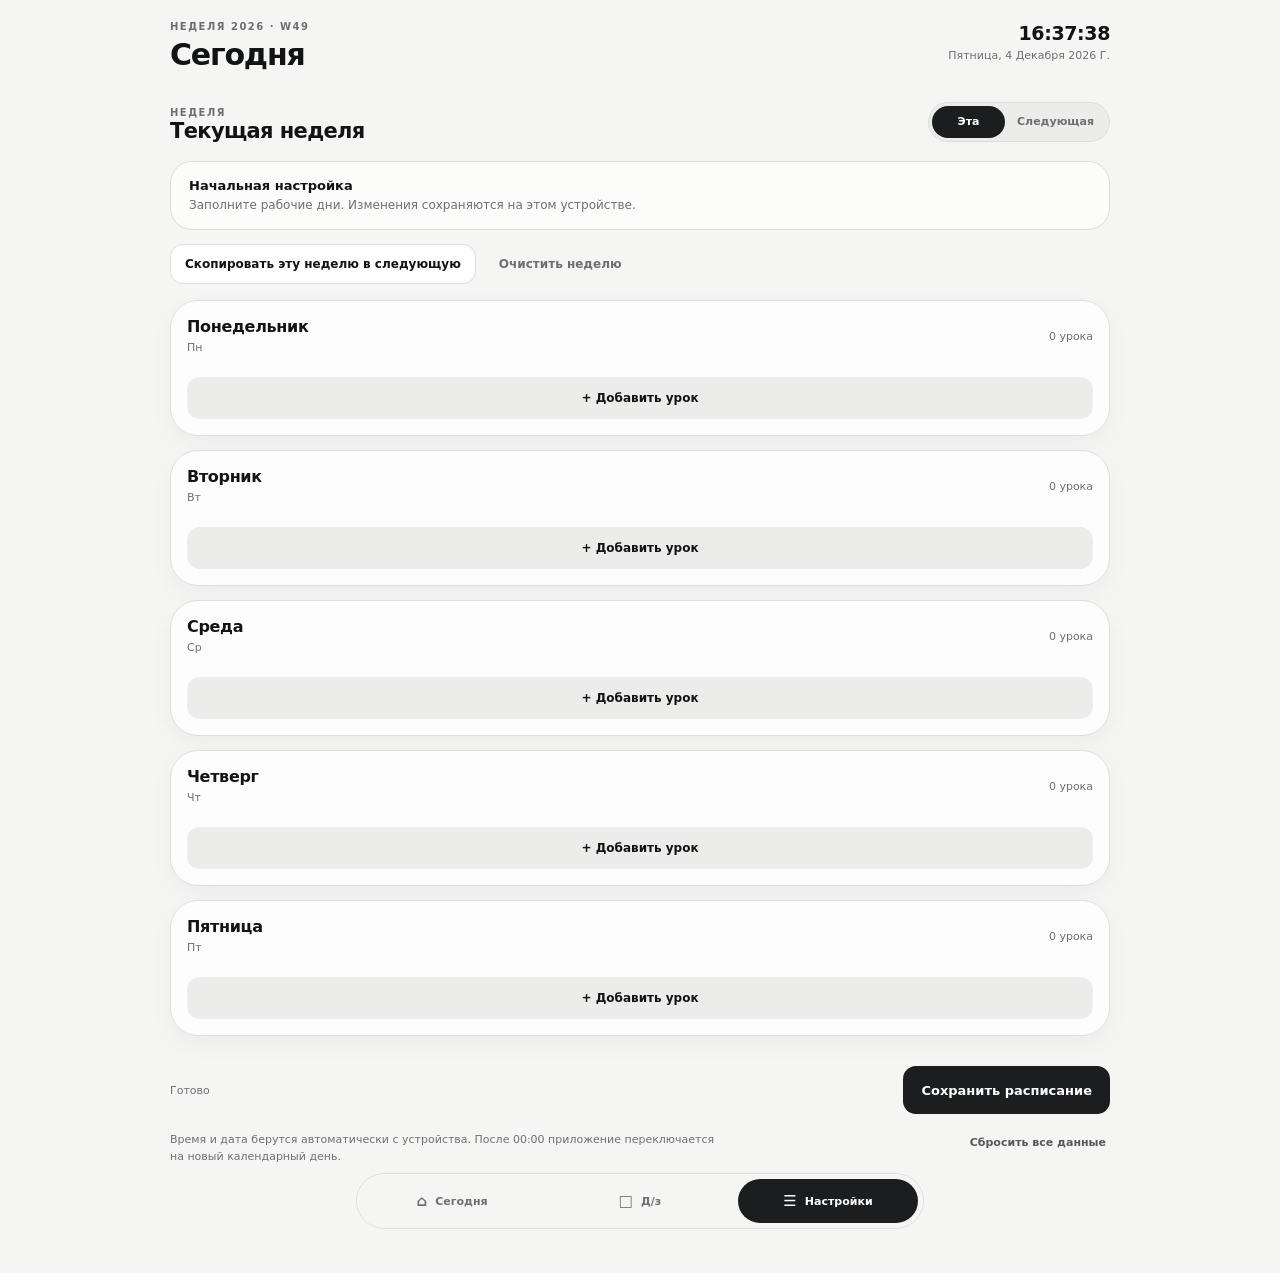
<file: index_2 (1).html>
<!doctype html>
<html lang="ru">
<head>
  <meta charset="utf-8">
  <meta name="viewport" content="width=device-width, initial-scale=1, viewport-fit=cover, maximum-scale=1, user-scalable=no">
  <meta name="theme-color" content="#111315">
  <meta name="apple-mobile-web-app-capable" content="yes">
  <meta name="apple-mobile-web-app-status-bar-style" content="black-translucent">
  <meta name="apple-mobile-web-app-title" content="Расписание">
  <meta name="format-detection" content="telephone=no">
  <style>
:root {
  color-scheme: light;
  --bg: #f5f5f3;
  --surface: rgba(255,255,255,.84);
  --surface-solid: #ffffff;
  --text: #111315;
  --muted: #6c7073;
  --soft: #ececea;
  --border: #dedfdd;
  --accent: #1b1d1f;
  --accent-2: #34373a;
  --shadow: 0 18px 45px rgba(17,19,21,.08);
  --radius-xl: 28px;
  --radius-lg: 22px;
  --radius-md: 16px;
  --safe-top: env(safe-area-inset-top, 0px);
  --safe-bottom: env(safe-area-inset-bottom, 0px);
}

* { box-sizing: border-box; -webkit-tap-highlight-color: transparent; }
html { min-height: 100%; background: var(--bg); }
body {
  margin: 0;
  min-height: 100vh;
  min-height: 100dvh;
  background: var(--bg);
  color: var(--text);
  font-family: -apple-system, BlinkMacSystemFont, "SF Pro Display", "SF Pro Text", Inter, system-ui, sans-serif;
  -webkit-font-smoothing: antialiased;
  text-rendering: optimizeLegibility;
  overscroll-behavior: none;
}
button, input { font: inherit; }
button { border: 0; }

.app-shell {
  min-height: 100vh;
  min-height: 100dvh;
  padding-top: var(--safe-top);
  padding-bottom: calc(82px + var(--safe-bottom));
  background: var(--bg);
}

.topbar {
  display: flex;
  justify-content: space-between;
  gap: 18px;
  align-items: flex-start;
  padding: 22px 20px 14px;
  max-width: 980px;
  margin: 0 auto;
}

.eyebrow, .muted-label {
  margin: 0 0 7px;
  font-size: 10px;
  line-height: 1;
  font-weight: 700;
  letter-spacing: .15em;
  color: var(--muted);
}

h1, h2, p { margin-top: 0; }
h1 { margin-bottom: 0; font-size: 30px; line-height: 1.05; letter-spacing: -.04em; }
h2 { margin-bottom: 0; font-size: 22px; line-height: 1.1; letter-spacing: -.03em; }

.live-clock {
  display: grid;
  gap: 5px;
  min-width: 120px;
  text-align: right;
}
.live-clock span:first-child {
  font-variant-numeric: tabular-nums;
  font-size: 19px;
  font-weight: 700;
  letter-spacing: -.02em;
}
.live-clock span:last-child {
  font-size: 11px;
  color: var(--muted);
  text-transform: capitalize;
}

main { width: 100%; }
.view {
  width: min(980px, 100%);
  margin: 0 auto;
  padding: 8px 20px 0;
  display: none;
  animation: viewIn .42s cubic-bezier(.2,.75,.25,1);
}
.view.active { display: block; }
@keyframes viewIn {
  from { opacity: 0; transform: translateY(8px); }
  to { opacity: 1; transform: translateY(0); }
}

.notice {
  display: flex;
  align-items: center;
  justify-content: space-between;
  gap: 18px;
  padding: 16px 18px;
  margin: 8px 0 18px;
  background: #e9e9e6;
  border: 1px solid var(--border);
  border-radius: var(--radius-lg);
}
.notice.subtle { margin: 0 0 14px; background: rgba(255,255,255,.72); }
.notice strong, .notice span { display: block; }
.notice strong { font-size: 13px; margin-bottom: 4px; }
.notice span { font-size: 12px; color: var(--muted); line-height: 1.4; }
.hidden { display: none !important; }

.schedule-header, .settings-head {
  display: flex;
  align-items: end;
  justify-content: space-between;
  gap: 16px;
  padding: 8px 0 18px;
}
.day-switcher {
  display: flex; gap: 7px; margin: 0 0 16px; overflow-x: auto; padding-bottom: 2px; scrollbar-width: none;
}
.day-switcher::-webkit-scrollbar { display: none; }
.day-switch { flex: 0 0 auto; min-width: 52px; height: 36px; padding: 0 13px; border-radius: 999px; background: var(--soft); color: var(--muted); border: 1px solid var(--border); font-size: 11px; font-weight: 750; cursor: pointer; }
.day-switch.active { background: var(--accent); color: #fff; border-color: var(--accent); }
.day-switch.today:not(.active) { border-color: #999; color: var(--text); }
.homework-list { display: grid; gap: 10px; }
.homework-day-card { background: var(--surface); border: 1px solid var(--border); border-radius: var(--radius-lg); padding: 16px; }
.homework-day-card h3 { margin: 0 0 10px; font-size: 15px; }
.homework-input { width: 100%; min-height: 110px; resize: vertical; border: 1px solid #dadbd9; outline: none; background: #fff; color: var(--text); border-radius: 13px; padding: 11px; font-size: 13px; line-height: 1.5; }
.homework-input:focus { border-color: #111315; box-shadow: 0 0 0 3px rgba(17,19,21,.08); }
.day-badge {
  display: inline-flex;
  align-items: center;
  justify-content: center;
  min-width: 54px;
  height: 36px;
  padding: 0 12px;
  border-radius: 999px;
  background: var(--accent);
  color: white;
  font-size: 12px;
  font-weight: 700;
  font-variant-numeric: tabular-nums;
}

.schedule-list { display: grid; gap: 10px; }
.lesson-card {
  position: relative;
  display: grid;
  grid-template-columns: 78px 1fr;
  gap: 16px;
  align-items: stretch;
  padding: 16px;
  background: var(--surface);
  border: 1px solid rgba(222,223,221,.88);
  border-radius: var(--radius-lg);
  box-shadow: 0 8px 24px rgba(17,19,21,.04);
  backdrop-filter: blur(14px);
  transition: transform .25s ease, box-shadow .25s ease, border-color .25s ease, background .25s ease;
}
.lesson-card.current {
  border-color: #1b1d1f;
  box-shadow: 0 12px 28px rgba(17,19,21,.11);
  background: #fff;
}
.lesson-card.past { opacity: .56; }
.lesson-time {
  display: grid;
  align-content: center;
  gap: 3px;
  min-width: 0;
  justify-items: end;
  text-align: right;
}
.lesson-time strong {
  font-size: 17px;
  letter-spacing: -.02em;
  font-variant-numeric: tabular-nums;
}
.lesson-time span { font-size: 10px; color: var(--muted); }
.lesson-info { min-width: 0; }
.lesson-topline { display:flex; justify-content:space-between; align-items:center; gap:12px; }
.lesson-title {
  margin: 0;
  font-size: 16px;
  line-height: 1.2;
  font-weight: 750;
  letter-spacing: -.02em;
  overflow-wrap: anywhere;
}
.current-pill {
  flex: 0 0 auto;
  padding: 5px 8px;
  border-radius: 999px;
  background: var(--accent);
  color: #fff;
  font-size: 9px;
  letter-spacing: .06em;
  text-transform: uppercase;
  font-weight: 800;
}
.lesson-note {
  margin: 6px 0 0;
  color: var(--muted);
  font-size: 12px;
  line-height: 1.45;
  white-space: pre-wrap;
  overflow-wrap: anywhere;
}

.empty-state {
  padding: 64px 22px;
  text-align: center;
}
.empty-state.compact { padding: 46px 16px 24px; }
.empty-icon {
  width: 44px;
  height: 44px;
  display: inline-flex;
  align-items: center;
  justify-content: center;
  border-radius: 50%;
  background: var(--soft);
  color: var(--muted);
  font-size: 17px;
  margin-bottom: 14px;
}
.empty-state h2 { margin-bottom: 7px; font-size: 20px; }
.empty-state p { margin: 0; color: var(--muted); font-size: 13px; line-height: 1.5; }

.settings-head { align-items: center; }
.settings-head h2 { font-size: 21px; }
.segmented {
  display: inline-flex;
  padding: 3px;
  border-radius: 999px;
  background: var(--soft);
  border: 1px solid var(--border);
}
.segment {
  min-width: 73px;
  height: 32px;
  padding: 0 12px;
  border-radius: 999px;
  color: var(--muted);
  background: transparent;
  font-size: 11px;
  font-weight: 700;
  cursor: pointer;
}
.segment.active { color: #fff; background: var(--accent); }

.settings-toolbar {
  display: flex;
  gap: 8px;
  margin-bottom: 16px;
  flex-wrap: wrap;
}
.button {
  min-height: 40px;
  padding: 0 14px;
  border-radius: 13px;
  font-size: 12px;
  font-weight: 750;
  cursor: pointer;
  transition: transform .2s ease, opacity .2s ease, background .2s ease;
}
.button:active { transform: scale(.98); }
.button-dark { background: var(--accent); color: #fff; }
.button-light { background: #fff; color: var(--text); border: 1px solid var(--border); }
.button-ghost { background: transparent; color: var(--muted); border: 1px solid transparent; }
.button.large { min-height: 48px; padding: 0 18px; font-size: 13px; }

.settings-days { display: grid; gap: 14px; }
.day-panel {
  background: var(--surface);
  border: 1px solid var(--border);
  border-radius: var(--radius-xl);
  padding: 16px;
  box-shadow: 0 8px 24px rgba(17,19,21,.04);
}
.day-panel-head {
  display: flex;
  align-items: center;
  justify-content: space-between;
  gap: 12px;
  margin-bottom: 12px;
}
.day-panel-head h3 { margin:0; font-size: 16px; letter-spacing: -.02em; }
.day-panel-head span { color: var(--muted); font-size: 11px; }
.lesson-editor-list { display: grid; gap: 10px; }
.editor-row {
  display: grid;
  grid-template-columns: 40px minmax(0,1.5fr) 108px 108px 36px;
  gap: 7px;
  align-items: start;
  padding: 10px;
  background: #fafafa;
  border: 1px solid #e7e7e5;
  border-radius: 16px;
}
.row-number {
  width: 32px;
  height: 32px;
  display: inline-flex;
  align-items:center;
  justify-content:center;
  border-radius: 10px;
  background: #ececea;
  color: #5e6164;
  font-size: 11px;
  font-weight: 800;
}
.field { display: grid; gap: 4px; }
.field label { font-size: 9px; color: var(--muted); text-transform: uppercase; letter-spacing: .1em; font-weight: 700; }
.input, .note-input {
  width: 100%;
  border: 1px solid #dadbd9;
  outline: none;
  background: #fff;
  color: var(--text);
  border-radius: 11px;
  padding: 9px 10px;
  font-size: 12px;
  min-height: 36px;
  -webkit-appearance: none;
}
.input:focus, .note-input:focus { border-color: #111315; box-shadow: 0 0 0 3px rgba(17,19,21,.08); }
.note-input { min-height: 72px; resize: vertical; }
.subject-wrap { grid-column: 2 / 3; }
.time-wrap { grid-column: 3 / 4; }
.end-wrap { grid-column: 4 / 5; }
.delete-wrap { grid-column: 5 / 6; grid-row: 1 / span 2; }
.note-wrap { grid-column: 2 / 5; }
.icon-button {
  width: 32px;
  height: 32px;
  border-radius: 10px;
  background: #ededeb;
  color: #56595c;
  cursor: pointer;
  font-size: 16px;
}
.add-lesson {
  margin-top: 10px;
  width: 100%;
  min-height: 42px;
  border-radius: 13px;
  background: var(--soft);
  color: var(--text);
  font-size: 12px;
  font-weight: 750;
  cursor: pointer;
}

.save-row {
  display: flex;
  align-items: center;
  justify-content: space-between;
  gap: 12px;
  margin-top: 16px;
  padding: 14px 0 0;
}
.save-status { color: var(--muted); font-size: 11px; }
.settings-footer {
  display: flex;
  align-items: flex-start;
  justify-content: space-between;
  gap: 14px;
  padding: 18px 0 8px;
}
.settings-footer p { margin: 0; color: var(--muted); font-size: 11px; line-height: 1.5; max-width: 560px; }
.text-button { background: transparent; color: #55585b; font-size: 11px; font-weight: 700; padding: 4px; cursor: pointer; }

.tabbar {
  position: fixed;
  left: 0;
  right: 0;
  bottom: 0;
  z-index: 20;
  padding: 10px 14px calc(10px + var(--safe-bottom));
  background: rgba(245,245,243,.88);
  border-top: 1px solid rgba(222,223,221,.8);
  backdrop-filter: blur(22px);
}
.tabbar::before {
  content: "";
  position: absolute;
  left: 0;
  right: 0;
  top: -1px;
  height: 1px;
  background: rgba(255,255,255,.72);
}
.tabbar { display:flex; justify-content:center; gap: 8px; }
.tab {
  width: min(180px, 42vw);
  height: 48px;
  display:flex;
  align-items:center;
  justify-content:center;
  gap: 8px;
  border-radius: 15px;
  background: transparent;
  color: var(--muted);
  font-size: 11px;
  font-weight: 750;
  cursor: pointer;
}
.tab.active { background: var(--accent); color: #fff; }
.tab-icon { font-size: 15px; line-height: 1; }

@media (max-width: 640px) {
  .topbar { padding-left: 16px; padding-right: 16px; }
  .view { padding-left: 16px; padding-right: 16px; }
  .topbar h1 { font-size: 28px; }
  .notice { align-items: flex-start; }
  .schedule-header { padding-top: 4px; }
  .editor-row { grid-template-columns: 36px minmax(0,1fr) 1fr 36px; }
  .subject-wrap { grid-column: 2 / 4; }
  .time-wrap { grid-column: 2 / 3; }
  .end-wrap { grid-column: 3 / 4; }
  .delete-wrap { grid-column: 4 / 5; grid-row: 1; }
  .note-wrap { grid-column: 2 / 5; }
  .settings-footer { flex-direction: column; }
}

@media (min-width: 760px) {
  .app-shell { padding-bottom: 24px; }
  .tabbar {
    position: sticky;
    top: 10px;
    bottom: auto;
    width: fit-content;
    margin: 0 auto 20px;
    border: 1px solid var(--border);
    border-radius: 999px;
    padding: 5px;
    background: rgba(245,245,243,.9);
  }
  .tabbar::before { display: none; }
  .tab { height: 44px; border-radius: 999px; }
}

  </style>
  <title>Расписание</title>
</head>
<body>
  <div id="app" class="app-shell">
    <header class="topbar">
      <div>
        <p class="eyebrow" id="week-label">РАСПИСАНИЕ</p>
        <h1 id="page-title">Сегодня</h1>
      </div>
      <div class="live-clock" aria-live="polite">
        <span id="clock">00:00:00</span>
        <span id="date">—</span>
      </div>
    </header>

    <main>
      <section id="schedule-view" class="view active" aria-label="Расписание на сегодня">
        <div id="setup-banner" class="notice hidden">
          <div>
            <strong>Сначала заполните 5 рабочих дней</strong>
            <span>Настройте предметы, время звонков и заметки во вкладке «Настройки».</span>
          </div>
          <button class="button button-dark" id="open-settings-from-banner">Открыть</button>
        </div>

        <div id="weekend-state" class="empty-state hidden">
          <div class="empty-icon">—</div>
          <h2>Выходной</h2>
          <p>Расписание ведётся только для пяти рабочих дней.</p>
        </div>

        <div id="schedule-header" class="schedule-header hidden">
          <div>
            <span class="muted-label">СЕГОДНЯ</span>
            <h2 id="day-name">Понедельник</h2>
          </div>
          <span class="day-badge" id="day-date">01.01</span>
        </div>

        <div id="day-switcher" class="day-switcher" aria-label="Выбор дня"></div>

        <div id="schedule-list" class="schedule-list"></div>

        <div id="no-lessons" class="empty-state compact hidden">
          <div class="empty-icon">○</div>
          <h2>Уроков нет</h2>
          <p>На этот день пока ничего не добавлено.</p>
        </div>
      </section>

      <section id="homework-view" class="view" aria-label="Домашнее задание">
        <div class="settings-head">
          <div><span class="muted-label">ЗАДАНИЯ</span><h2>Домашнее задание</h2></div>
        </div>
        <div id="homework-list" class="homework-list"></div>
        <div class="save-row">
          <span id="homework-status" class="save-status">Сохраняется на устройстве</span>
          <button id="save-homework" class="button button-dark large">Сохранить</button>
        </div>
      </section>

      <section id="settings-view" class="view" aria-label="Настройки расписания">
        <div class="settings-head">
          <div>
            <span class="muted-label">НЕДЕЛЯ</span>
            <h2 id="settings-week-title">Текущая неделя</h2>
          </div>
          <div class="segmented" role="tablist" aria-label="Выбор недели">
            <button class="segment active" data-week="current" role="tab" aria-selected="true">Эта</button>
            <button class="segment" data-week="next" role="tab" aria-selected="false">Следующая</button>
          </div>
        </div>

        <div id="setup-help" class="notice subtle">
          <div>
            <strong>Начальная настройка</strong>
            <span>Заполните рабочие дни. Изменения сохраняются на этом устройстве.</span>
          </div>
        </div>

        <div class="settings-toolbar">
          <button id="copy-to-next" class="button button-light">Скопировать эту неделю в следующую</button>
          <button id="clear-week" class="button button-ghost">Очистить неделю</button>
        </div>

        <div id="settings-days" class="settings-days"></div>

        <div class="save-row">
          <span id="save-status" class="save-status" aria-live="polite">Готово</span>
          <button id="save-settings" class="button button-dark large">Сохранить расписание</button>
        </div>

        <div class="settings-footer">
          <p>Время и дата берутся автоматически с устройства. После 00:00 приложение переключается на новый календарный день.</p>
          <button id="reset-app" class="text-button">Сбросить все данные</button>
        </div>
      </section>
    </main>

    <nav class="tabbar" aria-label="Основная навигация">
      <button class="tab active" data-view="schedule-view" aria-label="Сегодня">
        <span class="tab-icon">⌂</span>
        <span>Сегодня</span>
      </button>
      <button class="tab" data-view="homework-view" aria-label="Домашнее задание">
        <span class="tab-icon">□</span><span>Д/з</span>
      </button>
      <button class="tab" data-view="settings-view" aria-label="Настройки">
        <span class="tab-icon">☰</span>
        <span>Настройки</span>
      </button>
    </nav>
  </div>
  <script>
(() => {
  "use strict";

  const STORAGE_KEY = "ios-school-schedule-v1";
  const weekdays = [
    { key: 1, short: "Пн", full: "Понедельник" },
    { key: 2, short: "Вт", full: "Вторник" },
    { key: 3, short: "Ср", full: "Среда" },
    { key: 4, short: "Чт", full: "Четверг" },
    { key: 5, short: "Пт", full: "Пятница" }
  ];

  const state = {
    activeView: "schedule-view",
    settingsWeek: "current",
    data: loadData()
  };

  const $ = (selector, root = document) => root.querySelector(selector);
  const $$ = (selector, root = document) => [...root.querySelectorAll(selector)];

  function emptySchedule() {
    return weekdays.reduce((acc, day) => {
      acc[day.key] = [];
      return acc;
    }, {});
  }

  function emptyHomework() {
    return weekdays.reduce((acc, day) => { acc[day.key] = ""; return acc; }, {});
  }

  function clone(value) {
    return JSON.parse(JSON.stringify(value));
  }

  function isoWeekKey(date) {
    const d = new Date(Date.UTC(date.getFullYear(), date.getMonth(), date.getDate()));
    const dayNum = d.getUTCDay() || 7;
    d.setUTCDate(d.getUTCDate() + 4 - dayNum);
    const yearStart = new Date(Date.UTC(d.getUTCFullYear(), 0, 1));
    const weekNo = Math.ceil((((d - yearStart) / 86400000) + 1) / 7);
    return `${d.getUTCFullYear()}-W${String(weekNo).padStart(2, "0")}`;
  }

  function weekKeyByOffset(offset) {
    const now = new Date();
    now.setDate(now.getDate() + offset * 7);
    return isoWeekKey(now);
  }

  function baseData() {
    return {
      weeks: {
        [weekKeyByOffset(0)]: emptySchedule(),
        [weekKeyByOffset(1)]: emptySchedule()
      },
      homework: {
        [weekKeyByOffset(0)]: emptyHomework(),
        [weekKeyByOffset(1)]: emptyHomework()
      },
      lastActiveWeek: weekKeyByOffset(0)
    };
  }

  function loadData() {
    try {
      const raw = localStorage.getItem(STORAGE_KEY);
      if (!raw) return baseData();
      const parsed = JSON.parse(raw);
      if (!parsed || typeof parsed !== "object") return baseData();
      parsed.weeks = parsed.weeks || {};
      parsed.homework = parsed.homework || {};
      ensureWeek(weekKeyByOffset(0), parsed);
      ensureWeek(weekKeyByOffset(1), parsed);
      ensureHomeworkWeek(weekKeyByOffset(0), parsed);
      ensureHomeworkWeek(weekKeyByOffset(1), parsed);
      return parsed;
    } catch (error) {
      return baseData();
    }
  }

  const DB_NAME = "ios-school-schedule-db";
  const DB_STORE = "app";

  function openDatabase() {
    return new Promise((resolve, reject) => {
      if (!window.indexedDB) return reject(new Error("IndexedDB unavailable"));
      const request = indexedDB.open(DB_NAME, 1);
      request.onupgradeneeded = () => {
        if (!request.result.objectStoreNames.contains(DB_STORE)) request.result.createObjectStore(DB_STORE);
      };
      request.onsuccess = () => resolve(request.result);
      request.onerror = () => reject(request.error || new Error("IndexedDB error"));
    });
  }

  async function loadPersistentData() {
    try {
      const db = await openDatabase();
      const value = await new Promise((resolve, reject) => {
        const tx = db.transaction(DB_STORE, "readonly");
        const request = tx.objectStore(DB_STORE).get(STORAGE_KEY);
        request.onsuccess = () => resolve(request.result || null);
        request.onerror = () => reject(request.error);
      });
      db.close();
      if (value && typeof value === "object") return value;
    } catch (error) {}
    return null;
  }

  async function savePersistentData() {
    try {
      localStorage.setItem(STORAGE_KEY, JSON.stringify(state.data));
    } catch (error) {}
    try {
      const db = await openDatabase();
      await new Promise((resolve, reject) => {
        const tx = db.transaction(DB_STORE, "readwrite");
        tx.objectStore(DB_STORE).put(clone(state.data), STORAGE_KEY);
        tx.oncomplete = resolve;
        tx.onerror = () => reject(tx.error);
        tx.onabort = () => reject(tx.error);
      });
      db.close();
    } catch (error) {}
  }

  function ensureWeek(key, target = state.data) {
    if (!target.weeks[key]) target.weeks[key] = emptySchedule();
    weekdays.forEach(day => {
      if (!Array.isArray(target.weeks[key][day.key])) target.weeks[key][day.key] = [];
    });
  }

  function ensureHomeworkWeek(key, target = state.data) {
    if (!target.homework[key]) target.homework[key] = emptyHomework();
    weekdays.forEach(day => { if (typeof target.homework[key][day.key] !== "string") target.homework[key][day.key] = ""; });
  }

  function saveData() {
    try {
      localStorage.setItem(STORAGE_KEY, JSON.stringify(state.data));
    } catch (error) {}
    void savePersistentData();
  }

  function normalizedLesson(lesson) {
    return {
      subject: String(lesson?.subject || "").trim(),
      start: /^\d{2}:\d{2}$/.test(lesson?.start || "") ? lesson.start : "",
      end: /^\d{2}:\d{2}$/.test(lesson?.end || "") ? lesson.end : "",
      note: String(lesson?.note || "").trim()
    };
  }

  function isConfigured() {
    const current = state.data.weeks[weekKeyByOffset(0)] || emptySchedule();
    return Object.values(current).some(list => list.some(item => normalizedLesson(item).subject || normalizedLesson(item).start));
  }

  function formatClock(date) {
    return new Intl.DateTimeFormat("ru-RU", {
      hour: "2-digit", minute: "2-digit", second: "2-digit",
      hour12: false
    }).format(date);
  }

  function formatDate(date) {
    return new Intl.DateTimeFormat("ru-RU", {
      weekday: "long", day: "numeric", month: "long", year: "numeric"
    }).format(date);
  }

  function formatShortDate(date) {
    return new Intl.DateTimeFormat("ru-RU", {
      day: "2-digit", month: "2-digit"
    }).format(date);
  }

  function currentDayKey(date = new Date()) {
    const js = date.getDay();
    return js === 0 ? 7 : js;
  }

  function minutesFromTime(value) {
    if (!/^\d{2}:\d{2}$/.test(value)) return null;
    const [h, m] = value.split(":").map(Number);
    if (h > 23 || m > 59) return null;
    return h * 60 + m;
  }

  function sortLessons(list) {
    return [...list].map(normalizedLesson).sort((a, b) => {
      const aMin = minutesFromTime(a.start);
      const bMin = minutesFromTime(b.start);
      if (aMin === null && bMin === null) return 0;
      if (aMin === null) return 1;
      if (bMin === null) return -1;
      return aMin - bMin;
    });
  }

  function setText(id, value) {
    const node = document.getElementById(id);
    if (node) node.textContent = value;
  }

  function refreshClock() {
    const now = new Date();
    setText("clock", formatClock(now));
    setText("date", formatDate(now));
    setText("week-label", `НЕДЕЛЯ ${isoWeekKey(now).split("-")[0]} · ${isoWeekKey(now).split("-")[1]}`);
    renderSchedule();
  }

  function renderSchedule() {
    const now = new Date();
    const dayKey = state.selectedDay || currentDayKey(now);
    const isWeekend = dayKey > 5;
    const weekendState = $("#weekend-state");
    const scheduleHeader = $("#schedule-header");
    const scheduleList = $("#schedule-list");
    const noLessons = $("#no-lessons");
    const banner = $("#setup-banner");

    banner.classList.toggle("hidden", isConfigured());
    weekendState.classList.toggle("hidden", !isWeekend);
    scheduleHeader.classList.toggle("hidden", isWeekend);
    scheduleList.innerHTML = "";
    noLessons.classList.add("hidden");

    renderDaySwitcher(currentDayKey(now));
    if (isWeekend) return;

    const week = state.data.weeks[isoWeekKey(now)] || emptySchedule();
    const day = weekdays.find(item => item.key === dayKey);
    const lessons = sortLessons(week[dayKey] || []);

    setText("day-name", day.full);
    setText("day-date", formatShortDate(now));

    if (!lessons.length) {
      noLessons.classList.remove("hidden");
      return;
    }

    const nowMinutes = now.getHours() * 60 + now.getMinutes() + now.getSeconds() / 60;
    let currentMarked = false;

    lessons.forEach((lesson, index) => {
      const start = minutesFromTime(lesson.start);
      const end = minutesFromTime(lesson.end);
      const isCurrent = start !== null && end !== null && nowMinutes >= start && nowMinutes < end;
      const isPast = end !== null && nowMinutes >= end;
      if (isCurrent) currentMarked = true;

      const card = document.createElement("article");
      card.className = `lesson-card${isCurrent ? " current" : ""}${isPast ? " past" : ""}`;
      const range = lesson.start && lesson.end ? `${lesson.start}–${lesson.end}` : lesson.start || lesson.end || "Время не задано";
      card.innerHTML = `
        <div class="lesson-time">
          <strong>${escapeHtml(lesson.start || "—")}</strong>
          <span>${escapeHtml(lesson.end || "—")}</span>
        </div>
        <div class="lesson-info">
          <div class="lesson-topline">
            <h3 class="lesson-title">${escapeHtml(lesson.subject || `Урок ${index + 1}`)}</h3>
            ${isCurrent ? '<span class="current-pill">Сейчас</span>' : ""}
          </div>
          ${lesson.note ? `<p class="lesson-note">${escapeHtml(lesson.note)}</p>` : `<p class="lesson-note">${escapeHtml(range)}</p>`}
        </div>
      `;
      scheduleList.appendChild(card);
    });

    void currentMarked;
  }

  function renderDaySwitcher(todayKey = currentDayKey()) {
    const wrap = $("#day-switcher");
    if (!wrap) return;
    wrap.innerHTML = "";
    weekdays.forEach(day => {
      const button = document.createElement("button");
      button.type = "button";
      button.className = `day-switch${day.key === state.selectedDay ? " active" : ""}${day.key === todayKey ? " today" : ""}`;
      button.textContent = day.short;
      button.addEventListener("click", () => {
        state.selectedDay = day.key;
        renderSchedule();
      });
      wrap.appendChild(button);
    });
  }

  function renderHomework() {
    const key = weekKeyByOffset(0);
    ensureHomeworkWeek(key);
    const wrap = $("#homework-list");
    wrap.innerHTML = "";
    weekdays.forEach(day => {
      const card = document.createElement("section");
      card.className = "homework-day-card";
      card.innerHTML = `<h3>${day.full}</h3><textarea class="homework-input" data-homework-day="${day.key}" maxlength="2000" placeholder="Введите домашнее задание…">${escapeHtml(state.data.homework[key][day.key])}</textarea>`;
      wrap.appendChild(card);
    });
  }

  function saveHomework() {
    const key = weekKeyByOffset(0);
    ensureHomeworkWeek(key);
    $$(".homework-input").forEach(input => { state.data.homework[key][Number(input.dataset.homeworkDay)] = input.value.trim(); });
    saveData();
    setText("homework-status", "Сохранено");
    setTimeout(() => setText("homework-status", "Сохраняется на устройстве"), 1600);
  }

  function weekKeyForSettings() {
    return state.settingsWeek === "next" ? weekKeyByOffset(1) : weekKeyByOffset(0);
  }

  function renderSettings() {
    const key = weekKeyForSettings();
    ensureWeek(key);
    setText("settings-week-title", state.settingsWeek === "next" ? "Следующая неделя" : "Текущая неделя");
    $$(".segment").forEach(button => {
      const active = button.dataset.week === state.settingsWeek;
      button.classList.toggle("active", active);
      button.setAttribute("aria-selected", active ? "true" : "false");
    });

    $("#setup-help").classList.toggle("hidden", isConfigured() || state.settingsWeek === "next");
    const container = $("#settings-days");
    container.innerHTML = "";
    const week = state.data.weeks[key];

    weekdays.forEach(day => {
      const panel = document.createElement("section");
      panel.className = "day-panel";
      panel.innerHTML = `
        <div class="day-panel-head">
          <div>
            <h3>${day.full}</h3>
            <span>${day.short}</span>
          </div>
          <span>${(week[day.key] || []).length} ${(week[day.key] || []).length === 1 ? "урок" : "урока"}</span>
        </div>
        <div class="lesson-editor-list" data-day="${day.key}"></div>
        <button type="button" class="add-lesson" data-add-day="${day.key}">+ Добавить урок</button>
      `;
      const list = $(".lesson-editor-list", panel);
      (week[day.key] || []).forEach((lesson, index) => list.appendChild(createEditorRow(lesson, index)));
      container.appendChild(panel);
    });
  }

  function createEditorRow(lesson, index) {
    const item = normalizedLesson(lesson);
    const row = document.createElement("div");
    row.className = "editor-row";
    row.innerHTML = `
      <div class="row-number">${index + 1}</div>
      <div class="field subject-wrap">
        <label>Предмет</label>
        <input class="input subject-input" type="text" maxlength="60" placeholder="Математика" value="${escapeAttr(item.subject)}" autocomplete="off">
      </div>
      <div class="field time-wrap">
        <label>Начало</label>
        <input class="input start-input" type="time" value="${escapeAttr(item.start)}">
      </div>
      <div class="field end-wrap">
        <label>Конец</label>
        <input class="input end-input" type="time" value="${escapeAttr(item.end)}">
      </div>
      <div class="delete-wrap">
        <button class="icon-button delete-lesson" type="button" aria-label="Удалить урок">×</button>
      </div>
      <div class="field note-wrap">
        <label>Краткая заметка</label>
        <textarea class="note-input" maxlength="180" placeholder="Домашнее задание, кабинет, напоминание…">${escapeHtml(item.note)}</textarea>
      </div>
    `;
    row.querySelector(".delete-lesson").addEventListener("click", () => {
      row.remove();
      renumberRows();
      updateLessonCount(row.closest(".day-panel"));
    });
    return row;
  }

  function collectSettingsForm() {
    const key = weekKeyForSettings();
    ensureWeek(key);
    const result = emptySchedule();
    $$(".day-panel").forEach(panel => {
      const dayKey = Number($(".lesson-editor-list", panel).dataset.day);
      const rows = $$(".editor-row", panel);
      result[dayKey] = rows.map(row => normalizedLesson({
        subject: $(".subject-input", row).value,
        start: $(".start-input", row).value,
        end: $(".end-input", row).value,
        note: $(".note-input", row).value
      })).filter(lesson => lesson.subject || lesson.start || lesson.end || lesson.note);
    });
    return result;
  }

  function saveSettings() {
    const key = weekKeyForSettings();
    state.data.weeks[key] = collectSettingsForm();
    state.data.lastActiveWeek = isoWeekKey(new Date());
    saveData();
    setText("save-status", "Сохранено");
    setTimeout(() => setText("save-status", "Готово"), 1600);
    renderSchedule();
    renderSettings();
  }

  function renumberRows() {
    $$(".day-panel").forEach(panel => {
      $$(".row-number", panel).forEach((node, index) => node.textContent = index + 1);
    });
  }

  function updateLessonCount(panel) {
    if (!panel) return;
    const count = $$(".editor-row", panel).length;
    const label = $(".day-panel-head span", panel);
    label.textContent = `${count} ${count === 1 ? "урок" : "урока"}`;
  }

  function addLesson(dayKey) {
    const panel = $(`.day-panel .lesson-editor-list[data-day="${dayKey}"]`)?.closest(".day-panel");
    if (!panel) return;
    const list = $(".lesson-editor-list", panel);
    const row = createEditorRow({ subject: "", start: "", end: "", note: "" }, list.children.length);
    list.appendChild(row);
    renumberRows();
    updateLessonCount(panel);
    const input = $(".subject-input", row);
    input?.focus();
  }

  function copyCurrentToNext() {
    const currentKey = weekKeyByOffset(0);
    const nextKey = weekKeyByOffset(1);
    ensureWeek(currentKey);
    state.data.weeks[nextKey] = clone(state.data.weeks[currentKey]);
    ensureHomeworkWeek(currentKey);
    ensureHomeworkWeek(nextKey);
    state.data.homework[nextKey] = clone(state.data.homework[currentKey]);
    saveData();
    state.settingsWeek = "next";
    renderSettings();
    setText("save-status", "Скопировано");
    setTimeout(() => setText("save-status", "Готово"), 1600);
  }

  function clearSelectedWeek() {
    const label = state.settingsWeek === "next" ? "следующую" : "текущую";
    if (!window.confirm(`Очистить ${label} неделю?`)) return;
    state.data.weeks[weekKeyForSettings()] = emptySchedule();
    saveData();
    renderSettings();
    renderSchedule();
  }

  function resetAll() {
    if (!window.confirm("Удалить всё сохранённое расписание на этом устройстве?")) return;
    localStorage.removeItem(STORAGE_KEY);
    try {
      const request = indexedDB.open(DB_NAME, 1);
      request.onsuccess = () => {
        const db = request.result;
        const tx = db.transaction(DB_STORE, "readwrite");
        tx.objectStore(DB_STORE).delete(STORAGE_KEY);
        tx.oncomplete = () => db.close();
        tx.onerror = () => db.close();
      };
    } catch (error) {}
    state.data = baseData();
    state.settingsWeek = "current";
    renderSchedule();
    renderSettings();
    switchView("settings-view");
  }

  function switchView(viewId) {
    state.activeView = viewId;
    $$(".view").forEach(view => view.classList.toggle("active", view.id === viewId));
    $$(".tab").forEach(tab => tab.classList.toggle("active", tab.dataset.view === viewId));
    if (viewId === "settings-view") renderSettings();
    if (viewId === "schedule-view") renderSchedule();
    if (viewId === "homework-view") renderHomework();
    window.scrollTo({ top: 0, behavior: "smooth" });
  }

  function escapeHtml(value) {
    return String(value)
      .replaceAll("&", "&amp;")
      .replaceAll("<", "&lt;")
      .replaceAll(">", "&gt;")
      .replaceAll('"', "&quot;")
      .replaceAll("'", "&#039;");
  }

  function escapeAttr(value) {
    return escapeHtml(value);
  }

  function handleDateRollovers() {
    let lastDateKey = new Date().toDateString();
    return () => {
      const current = new Date().toDateString();
      if (current !== lastDateKey) {
        lastDateKey = current;
        ensureWeek(weekKeyByOffset(0));
        ensureWeek(weekKeyByOffset(1));
        state.data.lastActiveWeek = isoWeekKey(new Date());
        saveData();
        if (state.settingsWeek !== "current" && !isWeekVisible()) {
          state.settingsWeek = "current";
        }
        renderSchedule();
        renderSettings();
      }
    };
  }

  function isWeekVisible() {
    return state.settingsWeek === "next";
  }

  document.addEventListener("click", event => {
    const tab = event.target.closest(".tab");
    if (tab) {
      switchView(tab.dataset.view);
      return;
    }
    const segment = event.target.closest(".segment");
    if (segment) {
      state.settingsWeek = segment.dataset.week;
      renderSettings();
      return;
    }
    const addButton = event.target.closest("[data-add-day]");
    if (addButton) {
      addLesson(Number(addButton.dataset.addDay));
    }
  });

  $("#save-settings").addEventListener("click", saveSettings);
  $("#save-homework").addEventListener("click", saveHomework);
  $("#copy-to-next").addEventListener("click", copyCurrentToNext);
  $("#clear-week").addEventListener("click", clearSelectedWeek);
  $("#reset-app").addEventListener("click", resetAll);
  $("#open-settings-from-banner").addEventListener("click", () => switchView("settings-view"));

  document.addEventListener("visibilitychange", () => {
    if (!document.hidden) {
      refreshClock();
      handleRollover();
    }
  });

  const handleRollover = handleDateRollovers();
  setInterval(() => {
    refreshClock();
    handleRollover();
  }, 1000);

  async function initApp() {
    const persistent = await loadPersistentData();
    if (persistent && typeof persistent === "object" && persistent.weeks && persistent.homework) {
      state.data = persistent;
      ensureWeek(weekKeyByOffset(0));
      ensureWeek(weekKeyByOffset(1));
      ensureHomeworkWeek(weekKeyByOffset(0));
      ensureHomeworkWeek(weekKeyByOffset(1));
    } else {
      await savePersistentData();
    }

    state.selectedDay = currentDayKey(new Date()) <= 5 ? currentDayKey(new Date()) : 1;
    renderSettings();
    renderSchedule();
    renderHomework();
    refreshClock();
    if (!isConfigured()) switchView("settings-view");
  }

  void initApp();

  // Keep saved data in localStorage. A service worker is intentionally not
  // registered from a Blob because iOS Home Screen apps reject that pattern.
})();

  </script>
</body>
</html>
</file>
